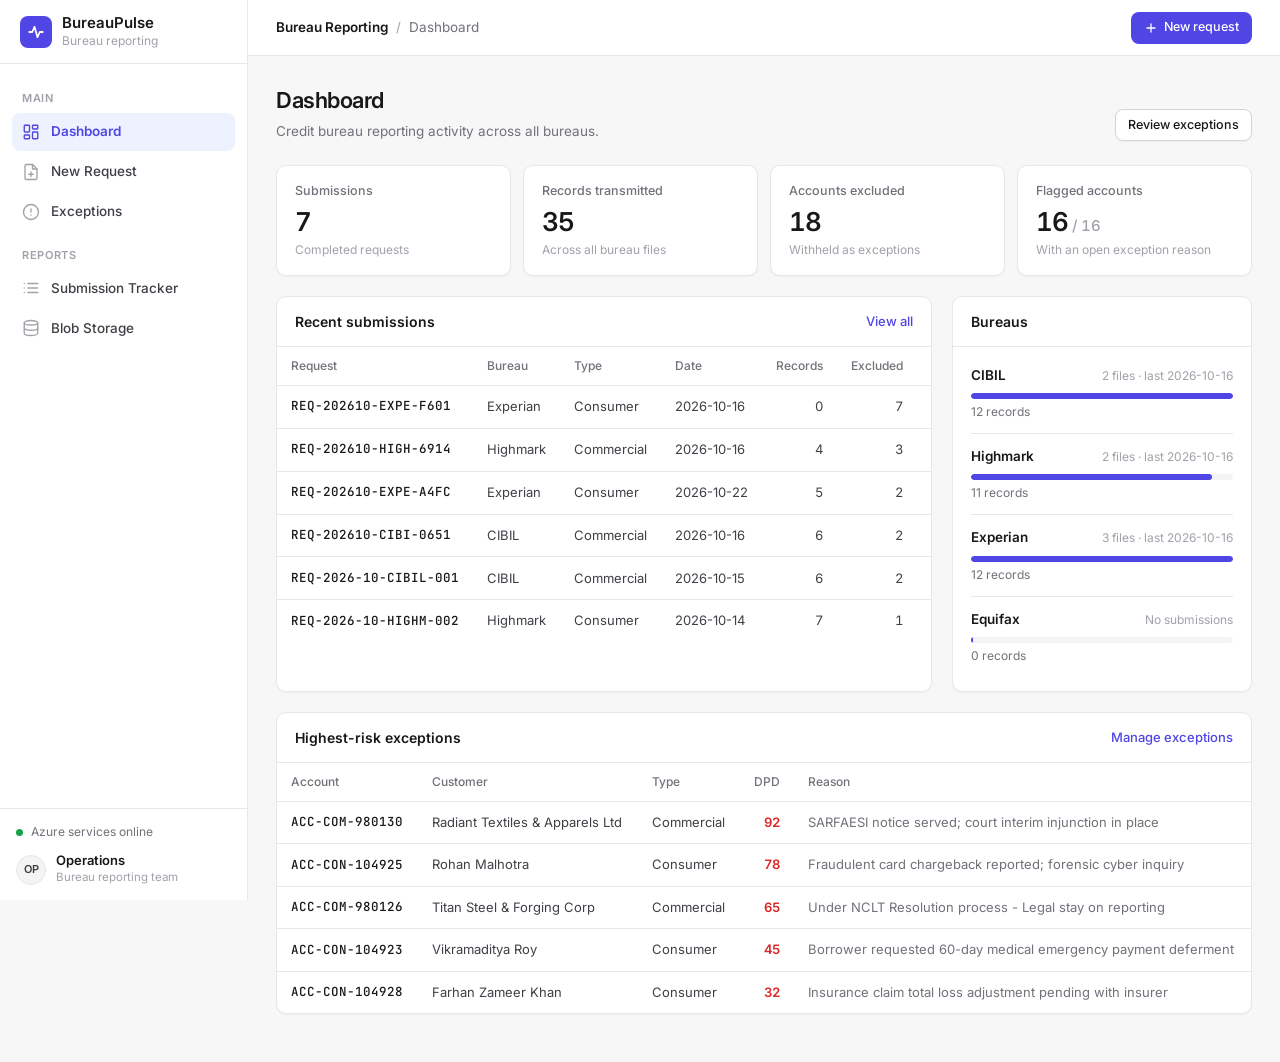
<file: docs/index.html>
<!DOCTYPE html>
<html lang="en">
<head>
  <meta charset="UTF-8">
  <meta name="viewport" content="width=device-width, initial-scale=1.0">
  <title>Dashboard - BureauPulse</title>

  <link rel="preconnect" href="https://fonts.googleapis.com">
  <link rel="preconnect" href="https://fonts.gstatic.com" crossorigin>
  <link href="https://fonts.googleapis.com/css2?family=Inter:wght@400;500;600;700&family=JetBrains+Mono:wght@400;500&display=swap" rel="stylesheet">

  <link rel="stylesheet" href="static/css/style.css">
  
</head>
<body>

<!-- Sidebar -->
<aside class="sidebar" id="sidebar">
  <a href="index.html" class="side-brand">
    <span class="side-logo">
      <svg width="18" height="18" viewBox="0 0 24 24" fill="none" stroke="currentColor" stroke-width="2.4" stroke-linecap="round" stroke-linejoin="round"><polyline points="3 12 7 12 10 5 14 19 17 12 21 12"></polyline></svg>
    </span>
    <span class="side-brand-text">
      <strong>BureauPulse</strong>
      <small>Bureau reporting</small>
    </span>
  </a>

  <nav class="side-nav">
    <div class="side-section">Main</div>
      <a href="index.html" class="side-link active">
        <svg width="18" height="18" viewBox="0 0 24 24" fill="none" stroke="currentColor" stroke-width="1.8" stroke-linecap="round" stroke-linejoin="round"><rect x="3" y="3" width="7" height="9" rx="1"></rect><rect x="14" y="3" width="7" height="5" rx="1"></rect><rect x="14" y="12" width="7" height="9" rx="1"></rect><rect x="3" y="16" width="7" height="5" rx="1"></rect></svg>
        <span>Dashboard</span>
      </a>
      <a href="request.html" class="side-link ">
        <svg width="18" height="18" viewBox="0 0 24 24" fill="none" stroke="currentColor" stroke-width="1.8" stroke-linecap="round" stroke-linejoin="round"><path d="M14 2H6a2 2 0 0 0-2 2v16a2 2 0 0 0 2 2h12a2 2 0 0 0 2-2V8z"></path><polyline points="14 2 14 8 20 8"></polyline><line x1="12" y1="18" x2="12" y2="12"></line><line x1="9" y1="15" x2="15" y2="15"></line></svg>
        <span>New Request</span>
      </a>
      <a href="exceptions.html" class="side-link ">
        <svg width="18" height="18" viewBox="0 0 24 24" fill="none" stroke="currentColor" stroke-width="1.8" stroke-linecap="round" stroke-linejoin="round"><circle cx="12" cy="12" r="10"></circle><line x1="12" y1="8" x2="12" y2="12"></line><line x1="12" y1="16" x2="12.01" y2="16"></line></svg>
        <span>Exceptions</span>
      </a>

    <div class="side-section">Reports</div>
      <a href="tracker.html" class="side-link ">
        <svg width="18" height="18" viewBox="0 0 24 24" fill="none" stroke="currentColor" stroke-width="1.8" stroke-linecap="round" stroke-linejoin="round"><line x1="8" y1="6" x2="21" y2="6"></line><line x1="8" y1="12" x2="21" y2="12"></line><line x1="8" y1="18" x2="21" y2="18"></line><line x1="3" y1="6" x2="3.01" y2="6"></line><line x1="3" y1="12" x2="3.01" y2="12"></line><line x1="3" y1="18" x2="3.01" y2="18"></line></svg>
        <span>Submission Tracker</span>
      </a>
      <a href="blob-storage.html" class="side-link ">
        <svg width="18" height="18" viewBox="0 0 24 24" fill="none" stroke="currentColor" stroke-width="1.8" stroke-linecap="round" stroke-linejoin="round"><ellipse cx="12" cy="5" rx="9" ry="3"></ellipse><path d="M21 12c0 1.66-4 3-9 3s-9-1.34-9-3"></path><path d="M3 5v14c0 1.66 4 3 9 3s9-1.34 9-3V5"></path></svg>
        <span>Blob Storage</span>
      </a>
  </nav>

  <div class="side-footer">
    <div class="side-status"><span class="dot dot-green"></span>Azure services online</div>
    <div class="side-user">
      <div class="avatar">OP</div>
      <div class="side-user-text">
        <strong>Operations</strong>
        <small>Bureau reporting team</small>
      </div>
    </div>
  </div>
</aside>

<div class="main">
  <header class="topbar">
    <button type="button" class="side-toggle" aria-label="Open menu" onclick="document.getElementById('sidebar').classList.toggle('open')">
      <svg width="20" height="20" viewBox="0 0 24 24" fill="none" stroke="currentColor" stroke-width="2" stroke-linecap="round"><line x1="3" y1="6" x2="21" y2="6"></line><line x1="3" y1="12" x2="21" y2="12"></line><line x1="3" y1="18" x2="21" y2="18"></line></svg>
    </button>
    <div class="topbar-title">
      <span class="product">Bureau Reporting</span>
      <span class="sep">/</span>
      <span class="current">Dashboard</span>
    </div>
    <div class="topbar-right">
      <a href="request.html" class="btn btn-primary btn-sm">
        <svg width="14" height="14" viewBox="0 0 24 24" fill="none" stroke="currentColor" stroke-width="2.2" stroke-linecap="round"><line x1="12" y1="5" x2="12" y2="19"></line><line x1="5" y1="12" x2="19" y2="12"></line></svg>
        New request
      </a>
    </div>
  </header>

  <main class="container">
    
<div class="page-header">
  <div>
    <h2 class="page-title">Dashboard</h2>
    <p class="page-subtitle">Credit bureau reporting activity across all bureaus.</p>
  </div>
  <div class="page-actions">
    <a href="exceptions.html" class="btn btn-secondary btn-sm">Review exceptions</a>
  </div>
</div>

<div class="kpi-grid">
  <div class="kpi-card">
    <span class="stat-lbl">Submissions</span>
    <div class="stat-val" id="dashTotal">7</div>
    <span class="stat-foot">Completed requests</span>
  </div>
  <div class="kpi-card">
    <span class="stat-lbl">Records transmitted</span>
    <div class="stat-val" id="dashRecords">35</div>
    <span class="stat-foot">Across all bureau files</span>
  </div>
  <div class="kpi-card">
    <span class="stat-lbl">Accounts excluded</span>
    <div class="stat-val" id="dashExcluded">18</div>
    <span class="stat-foot">Withheld as exceptions</span>
  </div>
  <div class="kpi-card">
    <span class="stat-lbl">Flagged accounts</span>
    <div class="stat-val">16<span class="stat-of"> / 16</span></div>
    <span class="stat-foot">With an open exception reason</span>
  </div>
</div>

<div class="dash-grid">
  <!-- Recent submissions -->
  <section class="panel">
    <div class="panel-head">
      <h3 class="panel-title">Recent submissions</h3>
      <a href="tracker.html" class="link">View all</a>
    </div>
    <div class="table-plain">
      <table class="modern-table">
        <thead>
          <tr>
            <th>Request</th>
            <th>Bureau</th>
            <th>Type</th>
            <th>Date</th>
            <th class="num">Records</th>
            <th class="num">Excluded</th>
            <th>Status</th>
          </tr>
        </thead>
        <tbody id="dashRecentBody">
          
          <tr>
            <td class="mono strong">REQ-202610-EXPE-F601</td>
            <td>Experian</td>
            <td>Consumer</td>
            <td>2026-10-16</td>
            <td class="num">0</td>
            <td class="num">7</td>
            <td><span class="status"><span class="dot dot-green"></span>Completed</span></td>
          </tr>
          
          <tr>
            <td class="mono strong">REQ-202610-HIGH-6914</td>
            <td>Highmark</td>
            <td>Commercial</td>
            <td>2026-10-16</td>
            <td class="num">4</td>
            <td class="num">3</td>
            <td><span class="status"><span class="dot dot-green"></span>Completed</span></td>
          </tr>
          
          <tr>
            <td class="mono strong">REQ-202610-EXPE-A4FC</td>
            <td>Experian</td>
            <td>Consumer</td>
            <td>2026-10-22</td>
            <td class="num">5</td>
            <td class="num">2</td>
            <td><span class="status"><span class="dot dot-green"></span>Completed</span></td>
          </tr>
          
          <tr>
            <td class="mono strong">REQ-202610-CIBI-0651</td>
            <td>CIBIL</td>
            <td>Commercial</td>
            <td>2026-10-16</td>
            <td class="num">6</td>
            <td class="num">2</td>
            <td><span class="status"><span class="dot dot-green"></span>Completed</span></td>
          </tr>
          
          <tr>
            <td class="mono strong">REQ-2026-10-CIBIL-001</td>
            <td>CIBIL</td>
            <td>Commercial</td>
            <td>2026-10-15</td>
            <td class="num">6</td>
            <td class="num">2</td>
            <td><span class="status"><span class="dot dot-green"></span>Completed</span></td>
          </tr>
          
          <tr>
            <td class="mono strong">REQ-2026-10-HIGHM-002</td>
            <td>Highmark</td>
            <td>Consumer</td>
            <td>2026-10-14</td>
            <td class="num">7</td>
            <td class="num">1</td>
            <td><span class="status"><span class="dot dot-green"></span>Completed</span></td>
          </tr>
          
        </tbody>
      </table>
    </div>
  </section>

  <!-- Bureau status -->
  <section class="panel">
    <div class="panel-head">
      <h3 class="panel-title">Bureaus</h3>
    </div>
    <ul class="bureau-list" id="dashBureauList">
      
      <li>
        <div class="bureau-row">
          <span class="bureau-name">CIBIL</span>
          <span class="bureau-meta">
            2 files &middot; last 2026-10-16
          </span>
        </div>
        <div class="bar"><span style="width: 100.0%"></span></div>
        <div class="bureau-records">12 records</div>
      </li>
      
      <li>
        <div class="bureau-row">
          <span class="bureau-name">Highmark</span>
          <span class="bureau-meta">
            2 files &middot; last 2026-10-16
          </span>
        </div>
        <div class="bar"><span style="width: 92.0%"></span></div>
        <div class="bureau-records">11 records</div>
      </li>
      
      <li>
        <div class="bureau-row">
          <span class="bureau-name">Experian</span>
          <span class="bureau-meta">
            3 files &middot; last 2026-10-16
          </span>
        </div>
        <div class="bar"><span style="width: 100.0%"></span></div>
        <div class="bureau-records">12 records</div>
      </li>
      
      <li>
        <div class="bureau-row">
          <span class="bureau-name">Equifax</span>
          <span class="bureau-meta">
            No submissions
          </span>
        </div>
        <div class="bar"><span style="width: 0.0%"></span></div>
        <div class="bureau-records">0 records</div>
      </li>
      
    </ul>
  </section>
</div>

<!-- Exceptions -->
<section class="panel" style="margin-top: 1.25rem;">
  <div class="panel-head">
    <h3 class="panel-title">Highest-risk exceptions</h3>
    <a href="exceptions.html" class="link">Manage exceptions</a>
  </div>
  <div class="table-plain">
    <table class="modern-table">
      <thead>
        <tr>
          <th>Account</th>
          <th>Customer</th>
          <th>Type</th>
          <th class="num">DPD</th>
          <th>Reason</th>
        </tr>
      </thead>
      <tbody>
        
        <tr>
          <td class="mono strong">ACC-COM-980130</td>
          <td>Radiant Textiles &amp; Apparels Ltd</td>
          <td>Commercial</td>
          <td class="num text-danger">92</td>
          <td class="muted">SARFAESI notice served; court interim injunction in place</td>
        </tr>
        
        <tr>
          <td class="mono strong">ACC-CON-104925</td>
          <td>Rohan Malhotra</td>
          <td>Consumer</td>
          <td class="num text-danger">78</td>
          <td class="muted">Fraudulent card chargeback reported; forensic cyber inquiry</td>
        </tr>
        
        <tr>
          <td class="mono strong">ACC-COM-980126</td>
          <td>Titan Steel &amp; Forging Corp</td>
          <td>Commercial</td>
          <td class="num text-danger">65</td>
          <td class="muted">Under NCLT Resolution process - Legal stay on reporting</td>
        </tr>
        
        <tr>
          <td class="mono strong">ACC-CON-104923</td>
          <td>Vikramaditya Roy</td>
          <td>Consumer</td>
          <td class="num text-danger">45</td>
          <td class="muted">Borrower requested 60-day medical emergency payment deferment</td>
        </tr>
        
        <tr>
          <td class="mono strong">ACC-CON-104928</td>
          <td>Farhan Zameer Khan</td>
          <td>Consumer</td>
          <td class="num text-danger">32</td>
          <td class="muted">Insurance claim total loss adjustment pending with insurer</td>
        </tr>
        
      </tbody>
    </table>
  </div>
</section>

  </main>
</div>

<div id="toastNotification" style="position: fixed; bottom: 24px; right: 24px; z-index: 9999; display: none;"></div>

<script src="static/js/seed-data.js"></script>
<script src="static/js/static-api.js"></script>
<script src="static/js/main.js"></script>

</body>
</html>
</file>
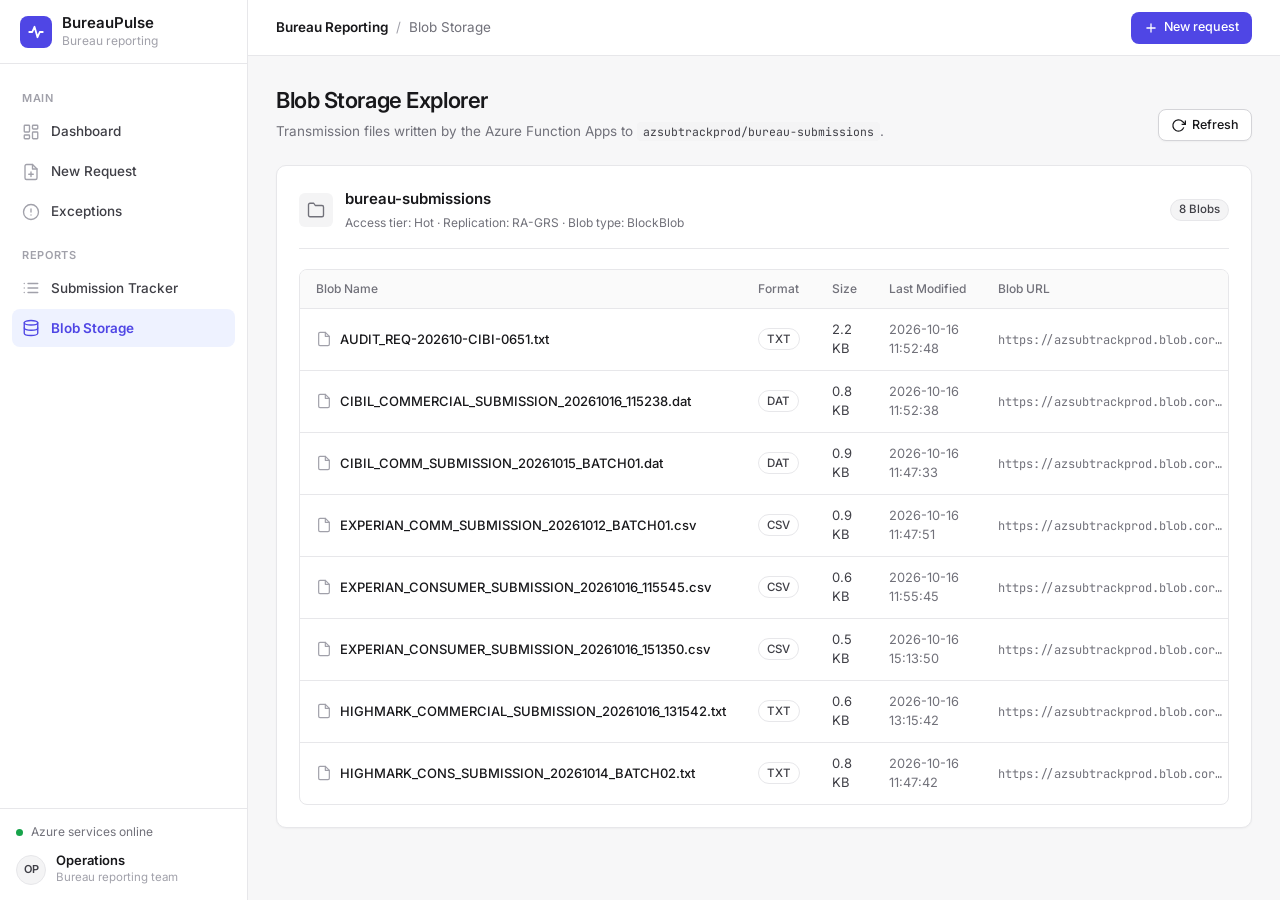
<file: docs/blob-storage.html>
<!DOCTYPE html>
<html lang="en">
<head>
  <meta charset="UTF-8">
  <meta name="viewport" content="width=device-width, initial-scale=1.0">
  <title>Blob Storage - BureauPulse</title>

  <link rel="preconnect" href="https://fonts.googleapis.com">
  <link rel="preconnect" href="https://fonts.gstatic.com" crossorigin>
  <link href="https://fonts.googleapis.com/css2?family=Inter:wght@400;500;600;700&family=JetBrains+Mono:wght@400;500&display=swap" rel="stylesheet">

  <link rel="stylesheet" href="static/css/style.css">
  
</head>
<body>

<!-- Sidebar -->
<aside class="sidebar" id="sidebar">
  <a href="index.html" class="side-brand">
    <span class="side-logo">
      <svg width="18" height="18" viewBox="0 0 24 24" fill="none" stroke="currentColor" stroke-width="2.4" stroke-linecap="round" stroke-linejoin="round"><polyline points="3 12 7 12 10 5 14 19 17 12 21 12"></polyline></svg>
    </span>
    <span class="side-brand-text">
      <strong>BureauPulse</strong>
      <small>Bureau reporting</small>
    </span>
  </a>

  <nav class="side-nav">
    <div class="side-section">Main</div>
      <a href="index.html" class="side-link ">
        <svg width="18" height="18" viewBox="0 0 24 24" fill="none" stroke="currentColor" stroke-width="1.8" stroke-linecap="round" stroke-linejoin="round"><rect x="3" y="3" width="7" height="9" rx="1"></rect><rect x="14" y="3" width="7" height="5" rx="1"></rect><rect x="14" y="12" width="7" height="9" rx="1"></rect><rect x="3" y="16" width="7" height="5" rx="1"></rect></svg>
        <span>Dashboard</span>
      </a>
      <a href="request.html" class="side-link ">
        <svg width="18" height="18" viewBox="0 0 24 24" fill="none" stroke="currentColor" stroke-width="1.8" stroke-linecap="round" stroke-linejoin="round"><path d="M14 2H6a2 2 0 0 0-2 2v16a2 2 0 0 0 2 2h12a2 2 0 0 0 2-2V8z"></path><polyline points="14 2 14 8 20 8"></polyline><line x1="12" y1="18" x2="12" y2="12"></line><line x1="9" y1="15" x2="15" y2="15"></line></svg>
        <span>New Request</span>
      </a>
      <a href="exceptions.html" class="side-link ">
        <svg width="18" height="18" viewBox="0 0 24 24" fill="none" stroke="currentColor" stroke-width="1.8" stroke-linecap="round" stroke-linejoin="round"><circle cx="12" cy="12" r="10"></circle><line x1="12" y1="8" x2="12" y2="12"></line><line x1="12" y1="16" x2="12.01" y2="16"></line></svg>
        <span>Exceptions</span>
      </a>

    <div class="side-section">Reports</div>
      <a href="tracker.html" class="side-link ">
        <svg width="18" height="18" viewBox="0 0 24 24" fill="none" stroke="currentColor" stroke-width="1.8" stroke-linecap="round" stroke-linejoin="round"><line x1="8" y1="6" x2="21" y2="6"></line><line x1="8" y1="12" x2="21" y2="12"></line><line x1="8" y1="18" x2="21" y2="18"></line><line x1="3" y1="6" x2="3.01" y2="6"></line><line x1="3" y1="12" x2="3.01" y2="12"></line><line x1="3" y1="18" x2="3.01" y2="18"></line></svg>
        <span>Submission Tracker</span>
      </a>
      <a href="blob-storage.html" class="side-link active">
        <svg width="18" height="18" viewBox="0 0 24 24" fill="none" stroke="currentColor" stroke-width="1.8" stroke-linecap="round" stroke-linejoin="round"><ellipse cx="12" cy="5" rx="9" ry="3"></ellipse><path d="M21 12c0 1.66-4 3-9 3s-9-1.34-9-3"></path><path d="M3 5v14c0 1.66 4 3 9 3s9-1.34 9-3V5"></path></svg>
        <span>Blob Storage</span>
      </a>
  </nav>

  <div class="side-footer">
    <div class="side-status"><span class="dot dot-green"></span>Azure services online</div>
    <div class="side-user">
      <div class="avatar">OP</div>
      <div class="side-user-text">
        <strong>Operations</strong>
        <small>Bureau reporting team</small>
      </div>
    </div>
  </div>
</aside>

<div class="main">
  <header class="topbar">
    <button type="button" class="side-toggle" aria-label="Open menu" onclick="document.getElementById('sidebar').classList.toggle('open')">
      <svg width="20" height="20" viewBox="0 0 24 24" fill="none" stroke="currentColor" stroke-width="2" stroke-linecap="round"><line x1="3" y1="6" x2="21" y2="6"></line><line x1="3" y1="12" x2="21" y2="12"></line><line x1="3" y1="18" x2="21" y2="18"></line></svg>
    </button>
    <div class="topbar-title">
      <span class="product">Bureau Reporting</span>
      <span class="sep">/</span>
      <span class="current">Blob Storage</span>
    </div>
    <div class="topbar-right">
      <a href="request.html" class="btn btn-primary btn-sm">
        <svg width="14" height="14" viewBox="0 0 24 24" fill="none" stroke="currentColor" stroke-width="2.2" stroke-linecap="round"><line x1="12" y1="5" x2="12" y2="19"></line><line x1="5" y1="12" x2="19" y2="12"></line></svg>
        New request
      </a>
    </div>
  </header>

  <main class="container">
    
<div class="page-header">
  <div>
    <h2 class="page-title">Blob Storage Explorer</h2>
    <p class="page-subtitle">
      Transmission files written by the Azure Function Apps to <code style="color: var(--info); background: var(--info-soft); padding: 2px 6px; border-radius: 4px;">azsubtrackprod/bureau-submissions</code>.
    </p>
  </div>
  <div class="page-actions">
    <button class="btn btn-secondary btn-sm" onclick="blobExplorer.reload()">
      <svg width="15" height="15" viewBox="0 0 24 24" fill="none" stroke="currentColor" stroke-width="2"><polyline points="23 4 23 10 17 10"></polyline><path d="M20.49 15a9 9 0 1 1-2.12-9.36L23 10"></path></svg>
      Refresh
    </button>
  </div>
</div>

<div class="glass-card">
  <div class="card-header" style="align-items: center;">
    <div class="container-meta">
      <div class="container-icon">
        <svg width="18" height="18" viewBox="0 0 24 24" fill="none" stroke="currentColor" stroke-width="1.8" stroke-linecap="round" stroke-linejoin="round"><path d="M22 19a2 2 0 0 1-2 2H4a2 2 0 0 1-2-2V5a2 2 0 0 1 2-2h5l2 3h9a2 2 0 0 1 2 2z"></path></svg>
      </div>
      <div>
        <h3 class="card-title">bureau-submissions</h3>
        <span style="font-size: 0.75rem; color: var(--text-muted);">Access tier: Hot &middot; Replication: RA-GRS &middot; Blob type: BlockBlob</span>
      </div>
    </div>
    <span class="badge" style="background: var(--info-soft); color: var(--info); border-color: var(--info-border);" id="blobFileCountBadge">0 Blobs</span>
  </div>

  <div class="table-responsive">
    <table class="modern-table">
      <thead>
        <tr>
          <th>Blob Name</th>
          <th>Format</th>
          <th>Size</th>
          <th>Last Modified</th>
          <th>Blob URL</th>
          <th style="text-align: right;">Download</th>
        </tr>
      </thead>
      <tbody id="blobFilesTableBody"></tbody>
    </table>
  </div>
</div>

  </main>
</div>

<div id="toastNotification" style="position: fixed; bottom: 24px; right: 24px; z-index: 9999; display: none;"></div>

<script src="static/js/seed-data.js"></script>
<script src="static/js/static-api.js"></script>
<script src="static/js/main.js"></script>

<script>
  const FILE_ICON = '<svg width="16" height="16" viewBox="0 0 24 24" fill="none" stroke="currentColor" stroke-width="1.8" stroke-linecap="round" stroke-linejoin="round"><path d="M14 2H6a2 2 0 0 0-2 2v16a2 2 0 0 0 2 2h12a2 2 0 0 0 2-2V8z"></path><polyline points="14 2 14 8 20 8"></polyline></svg>';

  const blobExplorer = {
    async reload() {
      const tbody = document.getElementById('blobFilesTableBody');
      tbody.innerHTML = `<tr><td colspan="6" style="text-align: center; padding: 2rem; color: var(--text-muted);"><span class="spinner" style="display:inline-block; margin-right:8px; vertical-align:middle;"></span> Loading container...</td></tr>`;

      try {
        const res = await fetch('/api/storage-files');
        const data = await res.json();

        document.getElementById('blobFileCountBadge').innerText = `${data.files.length} Blobs`;

        if (data.files.length === 0) {
          tbody.innerHTML = `<tr><td colspan="6" style="text-align: center; padding: 2rem; color: var(--text-muted);">No blobs in this container.</td></tr>`;
          return;
        }

        tbody.innerHTML = data.files.map(f => `
          <tr>
            <td><div class="file-name">${FILE_ICON} ${f.name}</div></td>
            <td><span class="badge">${f.format}</span></td>
            <td>${f.size}</td>
            <td style="color: var(--text-muted); font-size: 0.8rem;">${f.modified}</td>
            <td>
              <span class="blob-truncate" title="https://azsubtrackprod.blob.core.windows.net/bureau-submissions/${f.name}">
                https://azsubtrackprod.blob.core.windows.net/bureau-submissions/${f.name}
              </span>
            </td>
            <td style="text-align: right;">
              <a href="${f.url}" class="btn btn-sm btn-secondary" download="${f.name}">
                <svg width="14" height="14" viewBox="0 0 24 24" fill="none" stroke="currentColor" stroke-width="2"><path d="M21 15v4a2 2 0 0 1-2 2H5a2 2 0 0 1-2-2v-4"></path><polyline points="7 10 12 15 17 10"></polyline><line x1="12" y1="15" x2="12" y2="3"></line></svg>
                Download
              </a>
            </td>
          </tr>
        `).join('');
      } catch (err) {
        tbody.innerHTML = `<tr><td colspan="6" style="text-align: center; color: var(--danger); padding: 2rem;">Error reading storage: ${err.message}</td></tr>`;
      }
    }
  };

  document.addEventListener('DOMContentLoaded', () => {
    blobExplorer.reload();
  });
</script>

</body>
</html>
</file>
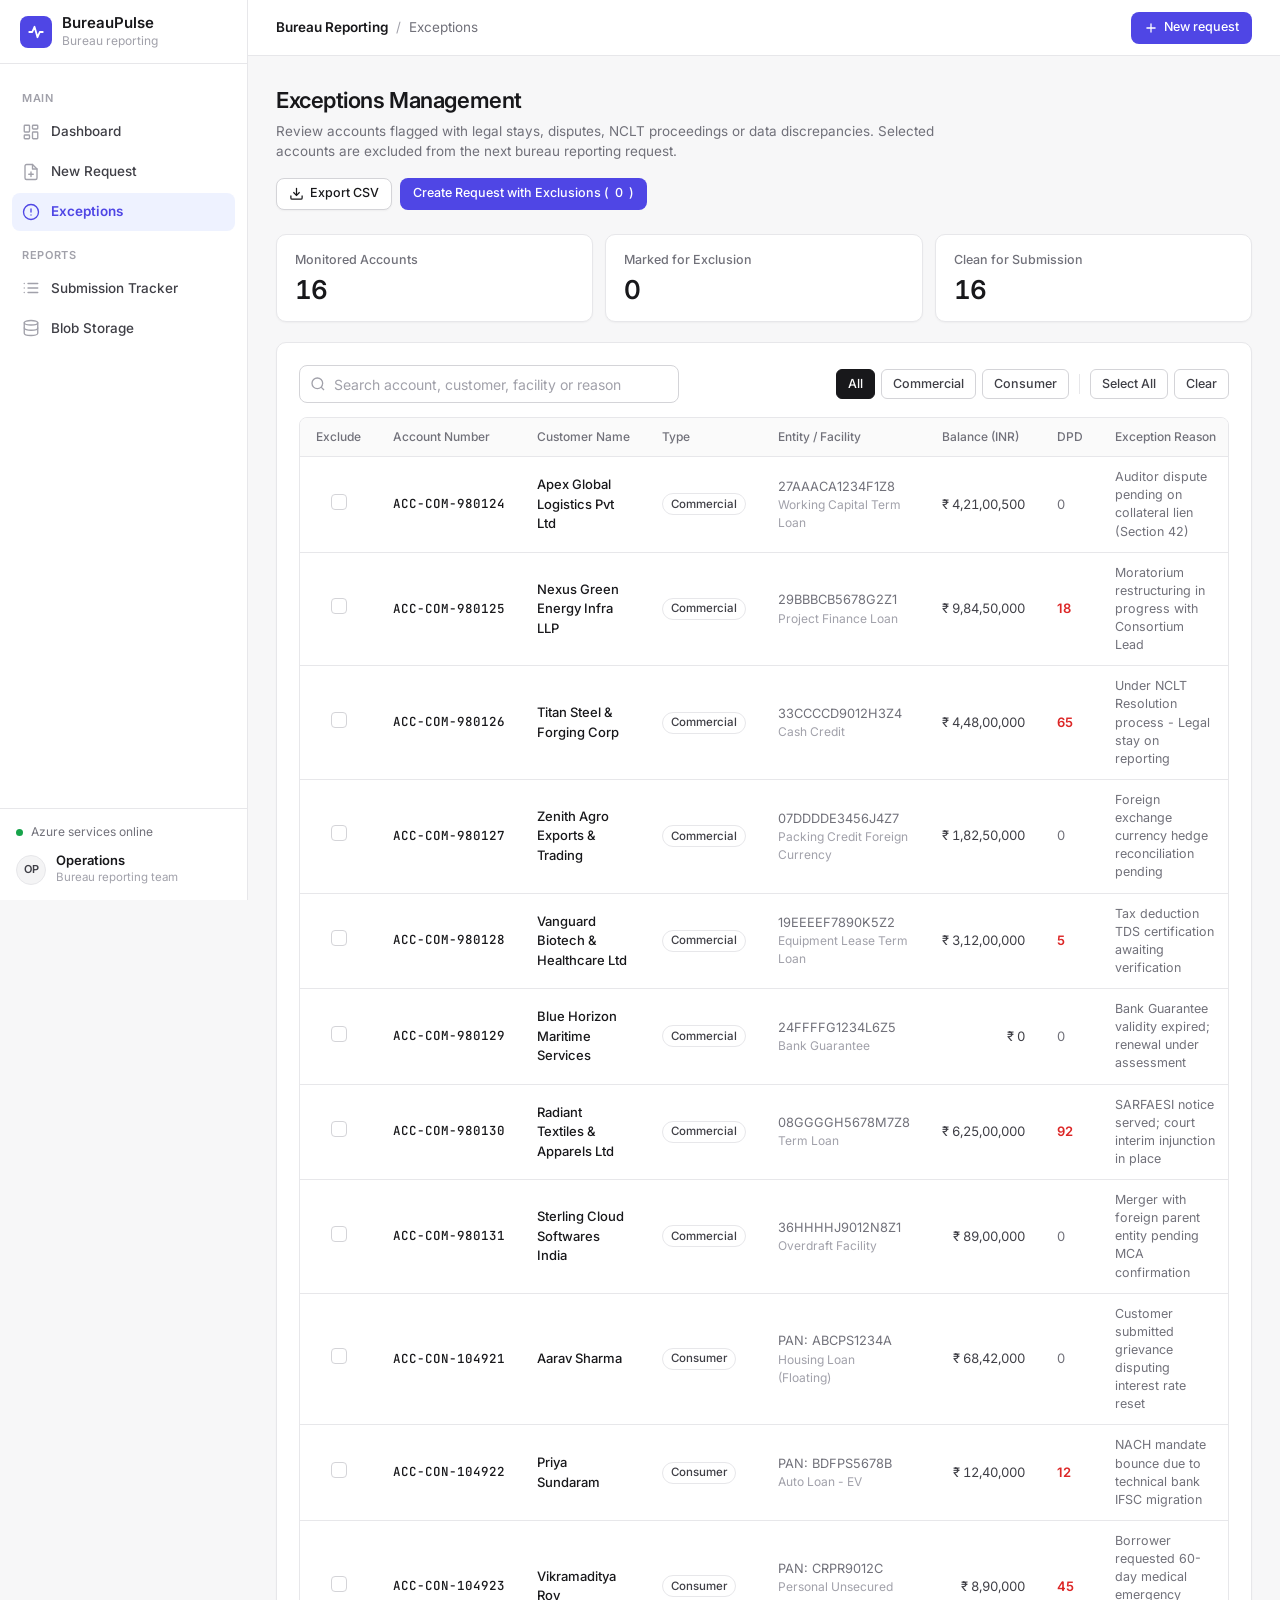
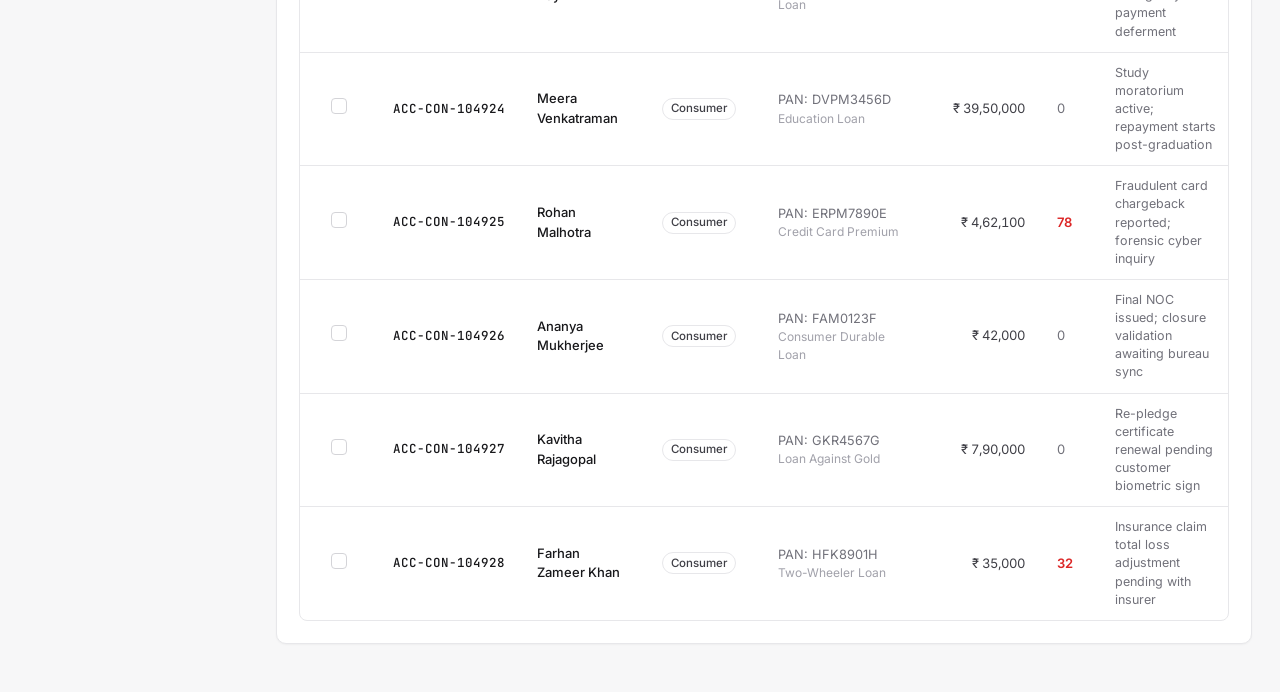
<file: docs/exceptions.html>
<!DOCTYPE html>
<html lang="en">
<head>
  <meta charset="UTF-8">
  <meta name="viewport" content="width=device-width, initial-scale=1.0">
  <title>Exceptions - BureauPulse</title>

  <link rel="preconnect" href="https://fonts.googleapis.com">
  <link rel="preconnect" href="https://fonts.gstatic.com" crossorigin>
  <link href="https://fonts.googleapis.com/css2?family=Inter:wght@400;500;600;700&family=JetBrains+Mono:wght@400;500&display=swap" rel="stylesheet">

  <link rel="stylesheet" href="static/css/style.css">
  
</head>
<body>

<!-- Sidebar -->
<aside class="sidebar" id="sidebar">
  <a href="index.html" class="side-brand">
    <span class="side-logo">
      <svg width="18" height="18" viewBox="0 0 24 24" fill="none" stroke="currentColor" stroke-width="2.4" stroke-linecap="round" stroke-linejoin="round"><polyline points="3 12 7 12 10 5 14 19 17 12 21 12"></polyline></svg>
    </span>
    <span class="side-brand-text">
      <strong>BureauPulse</strong>
      <small>Bureau reporting</small>
    </span>
  </a>

  <nav class="side-nav">
    <div class="side-section">Main</div>
      <a href="index.html" class="side-link ">
        <svg width="18" height="18" viewBox="0 0 24 24" fill="none" stroke="currentColor" stroke-width="1.8" stroke-linecap="round" stroke-linejoin="round"><rect x="3" y="3" width="7" height="9" rx="1"></rect><rect x="14" y="3" width="7" height="5" rx="1"></rect><rect x="14" y="12" width="7" height="9" rx="1"></rect><rect x="3" y="16" width="7" height="5" rx="1"></rect></svg>
        <span>Dashboard</span>
      </a>
      <a href="request.html" class="side-link ">
        <svg width="18" height="18" viewBox="0 0 24 24" fill="none" stroke="currentColor" stroke-width="1.8" stroke-linecap="round" stroke-linejoin="round"><path d="M14 2H6a2 2 0 0 0-2 2v16a2 2 0 0 0 2 2h12a2 2 0 0 0 2-2V8z"></path><polyline points="14 2 14 8 20 8"></polyline><line x1="12" y1="18" x2="12" y2="12"></line><line x1="9" y1="15" x2="15" y2="15"></line></svg>
        <span>New Request</span>
      </a>
      <a href="exceptions.html" class="side-link active">
        <svg width="18" height="18" viewBox="0 0 24 24" fill="none" stroke="currentColor" stroke-width="1.8" stroke-linecap="round" stroke-linejoin="round"><circle cx="12" cy="12" r="10"></circle><line x1="12" y1="8" x2="12" y2="12"></line><line x1="12" y1="16" x2="12.01" y2="16"></line></svg>
        <span>Exceptions</span>
      </a>

    <div class="side-section">Reports</div>
      <a href="tracker.html" class="side-link ">
        <svg width="18" height="18" viewBox="0 0 24 24" fill="none" stroke="currentColor" stroke-width="1.8" stroke-linecap="round" stroke-linejoin="round"><line x1="8" y1="6" x2="21" y2="6"></line><line x1="8" y1="12" x2="21" y2="12"></line><line x1="8" y1="18" x2="21" y2="18"></line><line x1="3" y1="6" x2="3.01" y2="6"></line><line x1="3" y1="12" x2="3.01" y2="12"></line><line x1="3" y1="18" x2="3.01" y2="18"></line></svg>
        <span>Submission Tracker</span>
      </a>
      <a href="blob-storage.html" class="side-link ">
        <svg width="18" height="18" viewBox="0 0 24 24" fill="none" stroke="currentColor" stroke-width="1.8" stroke-linecap="round" stroke-linejoin="round"><ellipse cx="12" cy="5" rx="9" ry="3"></ellipse><path d="M21 12c0 1.66-4 3-9 3s-9-1.34-9-3"></path><path d="M3 5v14c0 1.66 4 3 9 3s9-1.34 9-3V5"></path></svg>
        <span>Blob Storage</span>
      </a>
  </nav>

  <div class="side-footer">
    <div class="side-status"><span class="dot dot-green"></span>Azure services online</div>
    <div class="side-user">
      <div class="avatar">OP</div>
      <div class="side-user-text">
        <strong>Operations</strong>
        <small>Bureau reporting team</small>
      </div>
    </div>
  </div>
</aside>

<div class="main">
  <header class="topbar">
    <button type="button" class="side-toggle" aria-label="Open menu" onclick="document.getElementById('sidebar').classList.toggle('open')">
      <svg width="20" height="20" viewBox="0 0 24 24" fill="none" stroke="currentColor" stroke-width="2" stroke-linecap="round"><line x1="3" y1="6" x2="21" y2="6"></line><line x1="3" y1="12" x2="21" y2="12"></line><line x1="3" y1="18" x2="21" y2="18"></line></svg>
    </button>
    <div class="topbar-title">
      <span class="product">Bureau Reporting</span>
      <span class="sep">/</span>
      <span class="current">Exceptions</span>
    </div>
    <div class="topbar-right">
      <a href="request.html" class="btn btn-primary btn-sm">
        <svg width="14" height="14" viewBox="0 0 24 24" fill="none" stroke="currentColor" stroke-width="2.2" stroke-linecap="round"><line x1="12" y1="5" x2="12" y2="19"></line><line x1="5" y1="12" x2="19" y2="12"></line></svg>
        New request
      </a>
    </div>
  </header>

  <main class="container">
    
<div class="page-header">
  <div>
    <h2 class="page-title">Exceptions Management</h2>
    <p class="page-subtitle">
      Review accounts flagged with legal stays, disputes, NCLT proceedings or data discrepancies. Selected accounts are excluded from the next bureau reporting request.
    </p>
  </div>
  <div class="page-actions">
    <button type="button" class="btn btn-secondary btn-sm" onclick="exceptionsMaster.exportExceptionsCSV()">
      <svg width="15" height="15" viewBox="0 0 24 24" fill="none" stroke="currentColor" stroke-width="2"><path d="M21 15v4a2 2 0 0 1-2 2H5a2 2 0 0 1-2-2v-4"></path><polyline points="7 10 12 15 17 10"></polyline><line x1="12" y1="15" x2="12" y2="3"></line></svg>
      Export CSV
    </button>
    <button type="button" class="btn btn-primary btn-sm" onclick="exceptionsMaster.launchSubmissionWithSelected()">
      Create Request with Exclusions (<span id="selectedExclusionsCountBadge">0</span>)
    </button>
  </div>
</div>

<div class="kpi-grid">
  <div class="kpi-card blue">
    <span class="stat-lbl">Monitored Accounts</span>
    <div class="stat-val" id="totalMasterAccounts">16</div>
  </div>
  <div class="kpi-card rose">
    <span class="stat-lbl">Marked for Exclusion</span>
    <div class="stat-val" id="totalExcludedMarked">0</div>
  </div>
  <div class="kpi-card emerald">
    <span class="stat-lbl">Clean for Submission</span>
    <div class="stat-val" id="totalCleanMarked">16</div>
  </div>
</div>

<div class="glass-card">
  <div class="filter-bar">
    <div class="search-wrapper">
      <svg class="search-icon" width="16" height="16" viewBox="0 0 24 24" fill="none" stroke="currentColor" stroke-width="2"><circle cx="11" cy="11" r="8"></circle><line x1="21" y1="21" x2="16.65" y2="16.65"></line></svg>
      <input type="text" id="masterSearchInput" class="form-control" placeholder="Search account, customer, facility or reason" oninput="exceptionsMaster.filter()">
    </div>
    <div class="pill-group">
      <button class="action-pill active" data-filter-type="ALL" onclick="exceptionsMaster.setTypeFilter('ALL', this)">All</button>
      <button class="action-pill" data-filter-type="Commercial" onclick="exceptionsMaster.setTypeFilter('Commercial', this)">Commercial</button>
      <button class="action-pill" data-filter-type="Consumer" onclick="exceptionsMaster.setTypeFilter('Consumer', this)">Consumer</button>
      <span class="pill-divider"></span>
      <button class="action-pill" onclick="exceptionsMaster.toggleSelectAll(true)">Select All</button>
      <button class="action-pill" onclick="exceptionsMaster.toggleSelectAll(false)">Clear</button>
    </div>
  </div>

  <div class="table-responsive">
    <table class="modern-table">
      <thead>
        <tr>
          <th style="width: 50px; text-align: center;">Exclude</th>
          <th>Account Number</th>
          <th>Customer Name</th>
          <th>Type</th>
          <th>Entity / Facility</th>
          <th>Balance (INR)</th>
          <th>DPD</th>
          <th>Exception Reason</th>
          <th>Action</th>
        </tr>
      </thead>
      <tbody id="masterExceptionsTableBody"></tbody>
    </table>
  </div>
</div>

  </main>
</div>

<div id="toastNotification" style="position: fixed; bottom: 24px; right: 24px; z-index: 9999; display: none;"></div>

<script src="static/js/seed-data.js"></script>
<script src="static/js/static-api.js"></script>
<script src="static/js/main.js"></script>

<script>
  document.addEventListener('DOMContentLoaded', () => {
    exceptionsMaster.init();
  });
</script>

</body>
</html>
</file>
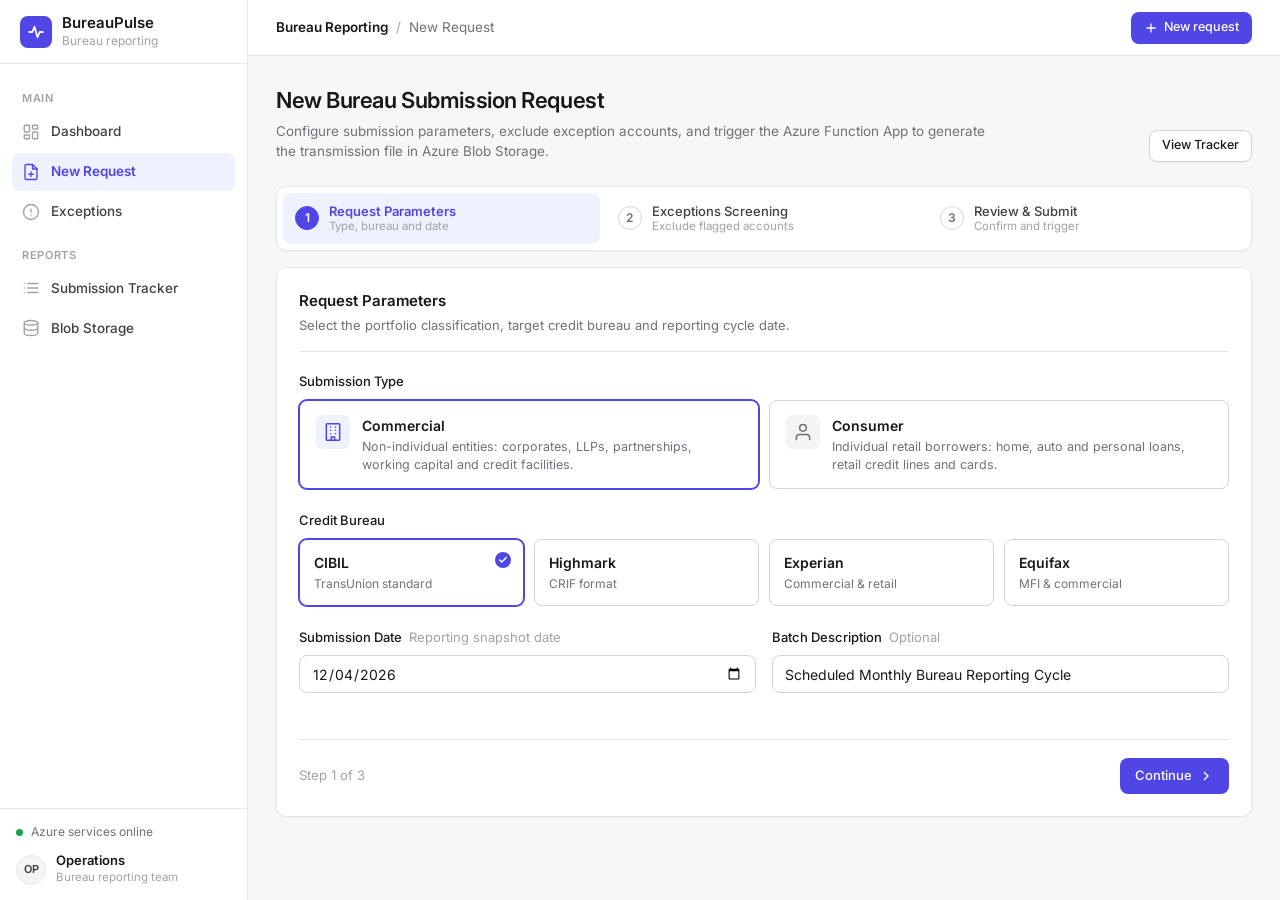
<file: docs/request.html>
<!DOCTYPE html>
<html lang="en">
<head>
  <meta charset="UTF-8">
  <meta name="viewport" content="width=device-width, initial-scale=1.0">
  <title>New Submission Request - BureauPulse</title>

  <link rel="preconnect" href="https://fonts.googleapis.com">
  <link rel="preconnect" href="https://fonts.gstatic.com" crossorigin>
  <link href="https://fonts.googleapis.com/css2?family=Inter:wght@400;500;600;700&family=JetBrains+Mono:wght@400;500&display=swap" rel="stylesheet">

  <link rel="stylesheet" href="static/css/style.css">
  
</head>
<body>

<!-- Sidebar -->
<aside class="sidebar" id="sidebar">
  <a href="index.html" class="side-brand">
    <span class="side-logo">
      <svg width="18" height="18" viewBox="0 0 24 24" fill="none" stroke="currentColor" stroke-width="2.4" stroke-linecap="round" stroke-linejoin="round"><polyline points="3 12 7 12 10 5 14 19 17 12 21 12"></polyline></svg>
    </span>
    <span class="side-brand-text">
      <strong>BureauPulse</strong>
      <small>Bureau reporting</small>
    </span>
  </a>

  <nav class="side-nav">
    <div class="side-section">Main</div>
      <a href="index.html" class="side-link ">
        <svg width="18" height="18" viewBox="0 0 24 24" fill="none" stroke="currentColor" stroke-width="1.8" stroke-linecap="round" stroke-linejoin="round"><rect x="3" y="3" width="7" height="9" rx="1"></rect><rect x="14" y="3" width="7" height="5" rx="1"></rect><rect x="14" y="12" width="7" height="9" rx="1"></rect><rect x="3" y="16" width="7" height="5" rx="1"></rect></svg>
        <span>Dashboard</span>
      </a>
      <a href="request.html" class="side-link active">
        <svg width="18" height="18" viewBox="0 0 24 24" fill="none" stroke="currentColor" stroke-width="1.8" stroke-linecap="round" stroke-linejoin="round"><path d="M14 2H6a2 2 0 0 0-2 2v16a2 2 0 0 0 2 2h12a2 2 0 0 0 2-2V8z"></path><polyline points="14 2 14 8 20 8"></polyline><line x1="12" y1="18" x2="12" y2="12"></line><line x1="9" y1="15" x2="15" y2="15"></line></svg>
        <span>New Request</span>
      </a>
      <a href="exceptions.html" class="side-link ">
        <svg width="18" height="18" viewBox="0 0 24 24" fill="none" stroke="currentColor" stroke-width="1.8" stroke-linecap="round" stroke-linejoin="round"><circle cx="12" cy="12" r="10"></circle><line x1="12" y1="8" x2="12" y2="12"></line><line x1="12" y1="16" x2="12.01" y2="16"></line></svg>
        <span>Exceptions</span>
      </a>

    <div class="side-section">Reports</div>
      <a href="tracker.html" class="side-link ">
        <svg width="18" height="18" viewBox="0 0 24 24" fill="none" stroke="currentColor" stroke-width="1.8" stroke-linecap="round" stroke-linejoin="round"><line x1="8" y1="6" x2="21" y2="6"></line><line x1="8" y1="12" x2="21" y2="12"></line><line x1="8" y1="18" x2="21" y2="18"></line><line x1="3" y1="6" x2="3.01" y2="6"></line><line x1="3" y1="12" x2="3.01" y2="12"></line><line x1="3" y1="18" x2="3.01" y2="18"></line></svg>
        <span>Submission Tracker</span>
      </a>
      <a href="blob-storage.html" class="side-link ">
        <svg width="18" height="18" viewBox="0 0 24 24" fill="none" stroke="currentColor" stroke-width="1.8" stroke-linecap="round" stroke-linejoin="round"><ellipse cx="12" cy="5" rx="9" ry="3"></ellipse><path d="M21 12c0 1.66-4 3-9 3s-9-1.34-9-3"></path><path d="M3 5v14c0 1.66 4 3 9 3s9-1.34 9-3V5"></path></svg>
        <span>Blob Storage</span>
      </a>
  </nav>

  <div class="side-footer">
    <div class="side-status"><span class="dot dot-green"></span>Azure services online</div>
    <div class="side-user">
      <div class="avatar">OP</div>
      <div class="side-user-text">
        <strong>Operations</strong>
        <small>Bureau reporting team</small>
      </div>
    </div>
  </div>
</aside>

<div class="main">
  <header class="topbar">
    <button type="button" class="side-toggle" aria-label="Open menu" onclick="document.getElementById('sidebar').classList.toggle('open')">
      <svg width="20" height="20" viewBox="0 0 24 24" fill="none" stroke="currentColor" stroke-width="2" stroke-linecap="round"><line x1="3" y1="6" x2="21" y2="6"></line><line x1="3" y1="12" x2="21" y2="12"></line><line x1="3" y1="18" x2="21" y2="18"></line></svg>
    </button>
    <div class="topbar-title">
      <span class="product">Bureau Reporting</span>
      <span class="sep">/</span>
      <span class="current">New Request</span>
    </div>
    <div class="topbar-right">
      <a href="request.html" class="btn btn-primary btn-sm">
        <svg width="14" height="14" viewBox="0 0 24 24" fill="none" stroke="currentColor" stroke-width="2.2" stroke-linecap="round"><line x1="12" y1="5" x2="12" y2="19"></line><line x1="5" y1="12" x2="19" y2="12"></line></svg>
        New request
      </a>
    </div>
  </header>

  <main class="container">
    
<div class="page-header">
  <div>
    <h2 class="page-title">New Bureau Submission Request</h2>
    <p class="page-subtitle">
      Configure submission parameters, exclude exception accounts, and trigger the Azure Function App to generate the transmission file in Azure Blob Storage.
    </p>
  </div>
  <div class="page-actions">
    <a href="tracker.html" class="btn btn-secondary btn-sm">View Tracker</a>
  </div>
</div>

<div class="wizard-layout">

  <!-- Vertical step list -->
  <aside class="wizard-stepper">
    <div class="wizard-stepper-title">Request Steps</div>
    <div class="wizard-step-line"><div class="wizard-step-progress" id="stepProgressLine"></div></div>

    <div class="step-node active" id="stepNode1" onclick="wizard.goToStep(1)">
      <div class="step-circle">1</div>
      <span class="step-label">Request Parameters<span class="step-hint">Type, bureau and date</span></span>
    </div>
    <div class="step-node" id="stepNode2" onclick="wizard.goToStep(2)">
      <div class="step-circle">2</div>
      <span class="step-label">Exceptions Screening<span class="step-hint">Exclude flagged accounts</span></span>
    </div>
    <div class="step-node" id="stepNode3" onclick="wizard.goToStep(3)">
      <div class="step-circle">3</div>
      <span class="step-label">Review &amp; Submit<span class="step-hint">Confirm and trigger</span></span>
    </div>
  </aside>

  <div>
    <!-- ===================== STEP 1 ===================== -->
    <div id="stepContent1" class="wizard-step-content">
      <div class="glass-card">
        <div class="card-header">
          <div>
            <h3 class="card-title">Request Parameters</h3>
            <p class="card-subtitle">Select the portfolio classification, target credit bureau and reporting cycle date.</p>
          </div>
        </div>

        <div class="form-group">
          <label class="form-label">Submission Type</label>
          <div class="type-grid">
            <div class="type-card selected" data-type="Commercial" onclick="wizard.selectType('Commercial')">
              <div class="type-icon">
                <svg width="20" height="20" viewBox="0 0 24 24" fill="none" stroke="currentColor" stroke-width="1.8" stroke-linecap="round" stroke-linejoin="round">
                  <rect x="4" y="2" width="16" height="20" rx="1"></rect>
                  <line x1="9" y1="6" x2="9" y2="6.01"></line><line x1="15" y1="6" x2="15" y2="6.01"></line>
                  <line x1="9" y1="10" x2="9" y2="10.01"></line><line x1="15" y1="10" x2="15" y2="10.01"></line>
                  <line x1="9" y1="14" x2="9" y2="14.01"></line><line x1="15" y1="14" x2="15" y2="14.01"></line>
                  <path d="M10 22v-4h4v4"></path>
                </svg>
              </div>
              <div class="type-info">
                <h3>Commercial</h3>
                <p>Non-individual entities: corporates, LLPs, partnerships, working capital and credit facilities.</p>
              </div>
            </div>

            <div class="type-card" data-type="Consumer" onclick="wizard.selectType('Consumer')">
              <div class="type-icon">
                <svg width="20" height="20" viewBox="0 0 24 24" fill="none" stroke="currentColor" stroke-width="1.8" stroke-linecap="round" stroke-linejoin="round">
                  <path d="M20 21v-2a4 4 0 0 0-4-4H8a4 4 0 0 0-4 4v2"></path>
                  <circle cx="12" cy="7" r="4"></circle>
                </svg>
              </div>
              <div class="type-info">
                <h3>Consumer</h3>
                <p>Individual retail borrowers: home, auto and personal loans, retail credit lines and cards.</p>
              </div>
            </div>
          </div>
          <input type="hidden" id="submissionType" value="Commercial">
        </div>

        <div class="form-group">
          <label class="form-label">Credit Bureau</label>
          <div class="bureau-grid">
            <div class="bureau-pill selected" data-bureau="CIBIL" onclick="wizard.selectBureau('CIBIL')">
              <span class="bureau-logo">CIBIL</span>
              <span class="sub">TransUnion standard</span>
            </div>
            <div class="bureau-pill" data-bureau="Highmark" onclick="wizard.selectBureau('Highmark')">
              <span class="bureau-logo">Highmark</span>
              <span class="sub">CRIF format</span>
            </div>
            <div class="bureau-pill" data-bureau="Experian" onclick="wizard.selectBureau('Experian')">
              <span class="bureau-logo">Experian</span>
              <span class="sub">Commercial &amp; retail</span>
            </div>
            <div class="bureau-pill" data-bureau="Equifax" onclick="wizard.selectBureau('Equifax')">
              <span class="bureau-logo">Equifax</span>
              <span class="sub">MFI &amp; commercial</span>
            </div>
          </div>
          <input type="hidden" id="bureauName" value="CIBIL">
        </div>

        <div class="form-row">
          <div class="form-group">
            <label class="form-label" for="submissionDate">Submission Date <span class="sub">Reporting snapshot date</span></label>
            <input type="date" id="submissionDate" class="form-control" value="2026-10-16">
          </div>
          <div class="form-group">
            <label class="form-label" for="requestNotes">Batch Description <span class="sub">Optional</span></label>
            <input type="text" id="requestNotes" class="form-control" placeholder="e.g. October 2026 monthly transmittal" value="Scheduled Monthly Bureau Reporting Cycle">
          </div>
        </div>

        <div class="wizard-footer">
          <span style="font-size: 0.82rem; color: var(--text-dim);">Step 1 of 3</span>
          <button type="button" class="btn btn-primary" onclick="wizard.goToStep(2)">
            Continue
            <svg width="16" height="16" viewBox="0 0 24 24" fill="none" stroke="currentColor" stroke-width="2"><polyline points="9 18 15 12 9 6"></polyline></svg>
          </button>
        </div>
      </div>
    </div>

    <!-- ===================== STEP 2 ===================== -->
    <div id="stepContent2" class="wizard-step-content" style="display: none;">
      <div class="glass-card">
        <div class="card-header">
          <div>
            <h3 class="card-title">Exceptions Screening</h3>
            <p class="card-subtitle">Select accounts to exclude from this request. Excluded accounts are omitted from the transmission file.</p>
          </div>
          <div class="card-tags">
            <span class="badge badge-cibil" id="currentBureauTag">CIBIL</span>
            <span class="badge" id="currentTypeTag">Commercial</span>
          </div>
        </div>

        <div class="kpi-grid compact">
          <div class="kpi-card blue">
            <span class="stat-lbl">Eligible Accounts</span>
            <div class="stat-val" id="statTotalAccounts">0</div>
          </div>
          <div class="kpi-card emerald">
            <span class="stat-lbl">Included in Submission</span>
            <div class="stat-val" id="statIncludedAccounts">0</div>
          </div>
          <div class="kpi-card rose">
            <span class="stat-lbl">Excluded</span>
            <div class="stat-val" id="statExcludedAccounts">0</div>
          </div>
        </div>

        <div class="filter-bar">
          <div class="search-wrapper">
            <svg class="search-icon" width="16" height="16" viewBox="0 0 24 24" fill="none" stroke="currentColor" stroke-width="2"><circle cx="11" cy="11" r="8"></circle><line x1="21" y1="21" x2="16.65" y2="16.65"></line></svg>
            <input type="text" id="exceptionsSearchInput" class="form-control" placeholder="Search account number, customer or tax ID" oninput="wizard.filterAccounts()">
          </div>
          <div class="pill-group">
            <button type="button" class="action-pill" onclick="wizard.bulkExcludeOverdue()">Exclude DPD &gt; 30</button>
            <span class="pill-divider"></span>
            <button type="button" class="action-pill" onclick="wizard.selectAllExceptions(true)">Exclude All</button>
            <button type="button" class="action-pill" onclick="wizard.selectAllExceptions(false)">Include All</button>
          </div>
        </div>

        <div class="table-responsive">
          <table class="modern-table">
            <thead>
              <tr>
                <th style="width: 50px; text-align: center;">Exclude</th>
                <th>Account Number</th>
                <th>Customer Name</th>
                <th>Identifier / Facility</th>
                <th>Balance (INR)</th>
                <th>DPD / Status</th>
                <th>Exclusion Reason</th>
                <th>Status</th>
              </tr>
            </thead>
            <tbody id="exceptionsTableBody"></tbody>
          </table>
        </div>

        <div class="wizard-footer">
          <button type="button" class="btn btn-secondary" onclick="wizard.goToStep(1)">
            <svg width="16" height="16" viewBox="0 0 24 24" fill="none" stroke="currentColor" stroke-width="2"><polyline points="15 18 9 12 15 6"></polyline></svg>
            Back
          </button>
          <button type="button" class="btn btn-primary" onclick="wizard.goToStep(3)">
            Review Request
            <svg width="16" height="16" viewBox="0 0 24 24" fill="none" stroke="currentColor" stroke-width="2"><polyline points="9 18 15 12 9 6"></polyline></svg>
          </button>
        </div>
      </div>
    </div>

    <!-- ===================== STEP 3 ===================== -->
    <div id="stepContent3" class="wizard-step-content" style="display: none;">
      <div class="glass-card">
        <div class="card-header">
          <div>
            <h3 class="card-title">Review &amp; Submit</h3>
            <p class="card-subtitle">Confirm the details below. Submitting registers the request and triggers the Azure Function App.</p>
          </div>
        </div>

        <div class="review-grid">
          <div class="review-item">
            <span class="stat-lbl">Submission Type</span>
            <h4 id="reviewType">Commercial</h4>
          </div>
          <div class="review-item">
            <span class="stat-lbl">Credit Bureau</span>
            <h4 id="reviewBureau">CIBIL</h4>
          </div>
          <div class="review-item">
            <span class="stat-lbl">Submission Date</span>
            <h4 id="reviewDate">2026-10-16</h4>
          </div>
          <div class="review-item">
            <span class="stat-lbl">Excluded Accounts</span>
            <h4 id="reviewExcludedCount" style="color: var(--danger);">0 Accounts</h4>
          </div>
        </div>

        <div class="section-box">
          <div class="section-box-title">
            <span>Accounts excluded from this request</span>
            <span id="reviewIncludedBadge" class="badge badge-included">0 Active in File</span>
          </div>
          <div id="reviewExcludedList" style="display: flex; flex-wrap: wrap; gap: 0.5rem; max-height: 140px; overflow-y: auto;"></div>
        </div>

        <div class="notice">
          <svg width="18" height="18" viewBox="0 0 24 24" fill="none" stroke="currentColor" stroke-width="2"><circle cx="12" cy="12" r="10"></circle><line x1="12" y1="16" x2="12" y2="12"></line><line x1="12" y1="8" x2="12.01" y2="8"></line></svg>
          <span>Submitting stores the request in the database and calls the Azure Function App, which generates the bureau file and writes it to Blob Storage.</span>
        </div>

        <div class="wizard-footer">
          <button type="button" class="btn btn-secondary" onclick="wizard.goToStep(2)">
            <svg width="16" height="16" viewBox="0 0 24 24" fill="none" stroke="currentColor" stroke-width="2"><polyline points="15 18 9 12 15 6"></polyline></svg>
            Modify Exceptions
          </button>
          <button type="button" class="btn btn-primary" id="btnSubmitRequest" onclick="wizard.submitRequest()">
            Submit Request
          </button>
        </div>
      </div>
    </div>
  </div>
</div>

<!-- Execution modal -->
<div class="modal-backdrop" id="simulationModal">
  <div class="modal-content">
    <div class="modal-header">
      <h3>
        <span class="spinner" id="modalSpinner"></span>
        <span id="modalTitle">Executing Azure Function App...</span>
      </h3>
    </div>

    <div class="modal-body">
      <p style="font-size: 0.84rem; color: var(--text-muted); margin-bottom: 1rem;">Pipeline execution progress</p>

      <div class="stepper-logs" id="stepperLogs">
        <div class="log-entry" id="logStep1">
          <div class="log-icon"><span class="spinner"></span></div>
          <span>[1/5] Storing request in DB with excluded account IDs</span>
        </div>
        <div class="log-entry" id="logStep2">
          <div class="log-icon"><span class="log-dot"></span></div>
          <span>[2/5] Invoking Azure Function App: <code id="logFuncName">func-bureau-processor</code></span>
        </div>
        <div class="log-entry" id="logStep3">
          <div class="log-icon"><span class="log-dot"></span></div>
          <span>[3/5] Querying portfolio and filtering excluded accounts</span>
        </div>
        <div class="log-entry" id="logStep4">
          <div class="log-icon"><span class="log-dot"></span></div>
          <span>[4/5] Formatting file segments (HDR, Detail, TRL)</span>
        </div>
        <div class="log-entry" id="logStep5">
          <div class="log-icon"><span class="log-dot"></span></div>
          <span>[5/5] Uploading to Azure Blob Storage and generating SAS URI</span>
        </div>
      </div>

      <div class="result-card" id="modalResultBox" style="display: none;">
        <div style="display: flex; align-items: center; gap: 0.5rem; color: var(--success); font-weight: 700; margin-bottom: 0.4rem;">
          <svg width="18" height="18" viewBox="0 0 24 24" fill="none" stroke="currentColor" stroke-width="2.2"><path d="M22 11.08V12a10 10 0 1 1-5.93-9.14"></path><polyline points="22 4 12 14.01 9 11.01"></polyline></svg>
          File uploaded to Azure Blob Storage
        </div>
        <p style="font-size: 0.82rem; color: var(--text-muted);">
          Blob location committed to request <strong id="resReqId" style="color: var(--text-main);">REQ-000</strong>.
        </p>
        <div class="blob-link-box">
          <div class="blob-url-text" id="resBlobUrl">https://azsubtrackprod.blob.core.windows.net/...</div>
          <button class="action-pill" onclick="wizard.copyBlobUrl()" title="Copy Azure Blob URL">Copy URL</button>
        </div>
      </div>
    </div>

    <div class="modal-footer" id="modalFooter" style="display: none;">
      <button type="button" class="btn btn-secondary" onclick="wizard.closeModalAndReset()">Close</button>
      <button type="button" class="btn btn-secondary" id="btnDownloadFromModal" onclick="wizard.downloadFileFromModal()">
        <svg width="16" height="16" viewBox="0 0 24 24" fill="none" stroke="currentColor" stroke-width="2"><path d="M21 15v4a2 2 0 0 1-2 2H5a2 2 0 0 1-2-2v-4"></path><polyline points="7 10 12 15 17 10"></polyline><line x1="12" y1="15" x2="12" y2="3"></line></svg>
        Download File
      </button>
      <a href="tracker.html" class="btn btn-primary">Go to Tracker</a>
    </div>
  </div>
</div>

  </main>
</div>

<div id="toastNotification" style="position: fixed; bottom: 24px; right: 24px; z-index: 9999; display: none;"></div>

<script src="static/js/seed-data.js"></script>
<script src="static/js/static-api.js"></script>
<script src="static/js/main.js"></script>

<script>
  document.addEventListener('DOMContentLoaded', () => {
    wizard.init();
  });
</script>

</body>
</html>
</file>
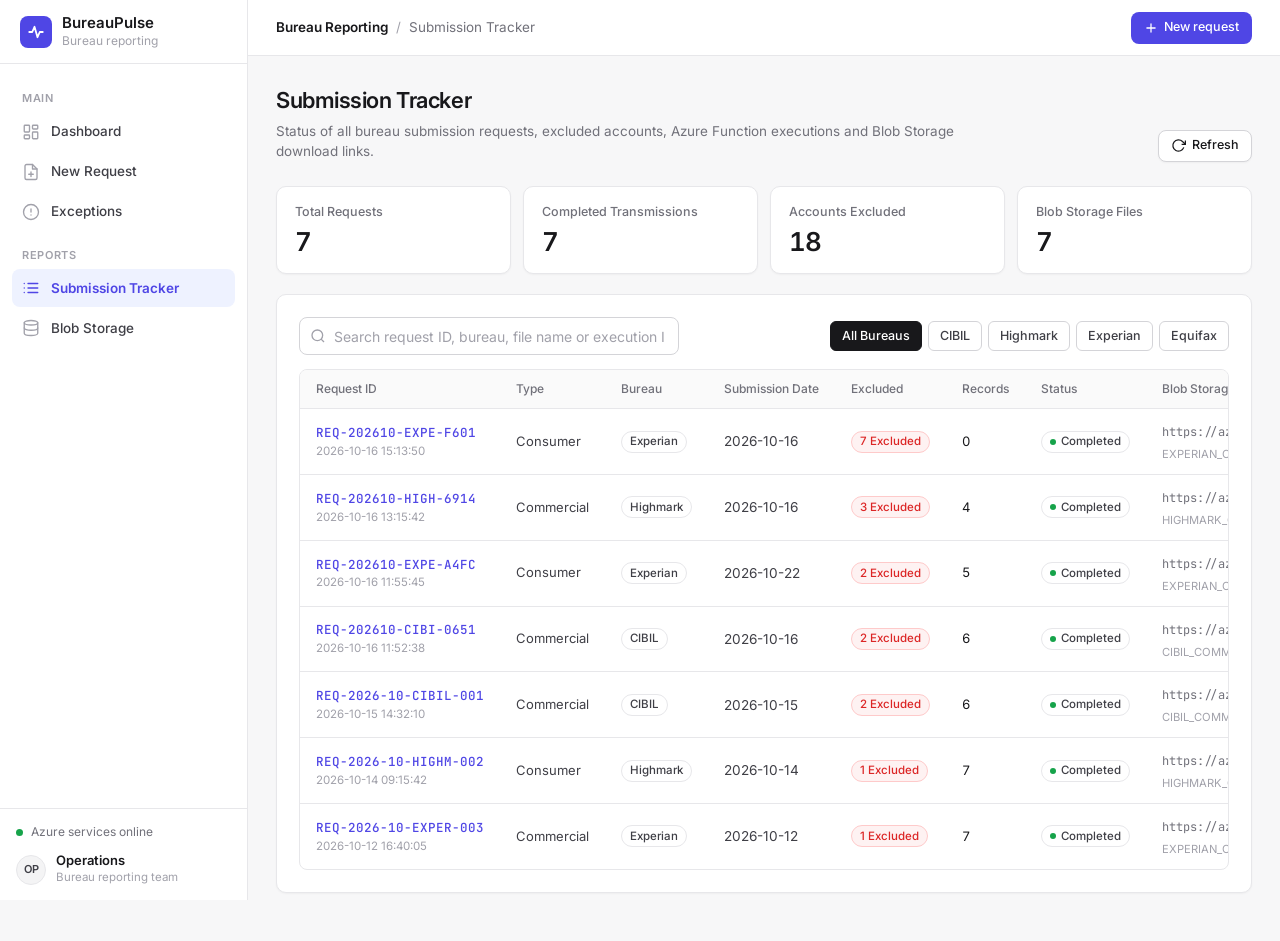
<file: docs/tracker.html>
<!DOCTYPE html>
<html lang="en">
<head>
  <meta charset="UTF-8">
  <meta name="viewport" content="width=device-width, initial-scale=1.0">
  <title>Submission Tracker - BureauPulse</title>

  <link rel="preconnect" href="https://fonts.googleapis.com">
  <link rel="preconnect" href="https://fonts.gstatic.com" crossorigin>
  <link href="https://fonts.googleapis.com/css2?family=Inter:wght@400;500;600;700&family=JetBrains+Mono:wght@400;500&display=swap" rel="stylesheet">

  <link rel="stylesheet" href="static/css/style.css">
  
</head>
<body>

<!-- Sidebar -->
<aside class="sidebar" id="sidebar">
  <a href="index.html" class="side-brand">
    <span class="side-logo">
      <svg width="18" height="18" viewBox="0 0 24 24" fill="none" stroke="currentColor" stroke-width="2.4" stroke-linecap="round" stroke-linejoin="round"><polyline points="3 12 7 12 10 5 14 19 17 12 21 12"></polyline></svg>
    </span>
    <span class="side-brand-text">
      <strong>BureauPulse</strong>
      <small>Bureau reporting</small>
    </span>
  </a>

  <nav class="side-nav">
    <div class="side-section">Main</div>
      <a href="index.html" class="side-link ">
        <svg width="18" height="18" viewBox="0 0 24 24" fill="none" stroke="currentColor" stroke-width="1.8" stroke-linecap="round" stroke-linejoin="round"><rect x="3" y="3" width="7" height="9" rx="1"></rect><rect x="14" y="3" width="7" height="5" rx="1"></rect><rect x="14" y="12" width="7" height="9" rx="1"></rect><rect x="3" y="16" width="7" height="5" rx="1"></rect></svg>
        <span>Dashboard</span>
      </a>
      <a href="request.html" class="side-link ">
        <svg width="18" height="18" viewBox="0 0 24 24" fill="none" stroke="currentColor" stroke-width="1.8" stroke-linecap="round" stroke-linejoin="round"><path d="M14 2H6a2 2 0 0 0-2 2v16a2 2 0 0 0 2 2h12a2 2 0 0 0 2-2V8z"></path><polyline points="14 2 14 8 20 8"></polyline><line x1="12" y1="18" x2="12" y2="12"></line><line x1="9" y1="15" x2="15" y2="15"></line></svg>
        <span>New Request</span>
      </a>
      <a href="exceptions.html" class="side-link ">
        <svg width="18" height="18" viewBox="0 0 24 24" fill="none" stroke="currentColor" stroke-width="1.8" stroke-linecap="round" stroke-linejoin="round"><circle cx="12" cy="12" r="10"></circle><line x1="12" y1="8" x2="12" y2="12"></line><line x1="12" y1="16" x2="12.01" y2="16"></line></svg>
        <span>Exceptions</span>
      </a>

    <div class="side-section">Reports</div>
      <a href="tracker.html" class="side-link active">
        <svg width="18" height="18" viewBox="0 0 24 24" fill="none" stroke="currentColor" stroke-width="1.8" stroke-linecap="round" stroke-linejoin="round"><line x1="8" y1="6" x2="21" y2="6"></line><line x1="8" y1="12" x2="21" y2="12"></line><line x1="8" y1="18" x2="21" y2="18"></line><line x1="3" y1="6" x2="3.01" y2="6"></line><line x1="3" y1="12" x2="3.01" y2="12"></line><line x1="3" y1="18" x2="3.01" y2="18"></line></svg>
        <span>Submission Tracker</span>
      </a>
      <a href="blob-storage.html" class="side-link ">
        <svg width="18" height="18" viewBox="0 0 24 24" fill="none" stroke="currentColor" stroke-width="1.8" stroke-linecap="round" stroke-linejoin="round"><ellipse cx="12" cy="5" rx="9" ry="3"></ellipse><path d="M21 12c0 1.66-4 3-9 3s-9-1.34-9-3"></path><path d="M3 5v14c0 1.66 4 3 9 3s9-1.34 9-3V5"></path></svg>
        <span>Blob Storage</span>
      </a>
  </nav>

  <div class="side-footer">
    <div class="side-status"><span class="dot dot-green"></span>Azure services online</div>
    <div class="side-user">
      <div class="avatar">OP</div>
      <div class="side-user-text">
        <strong>Operations</strong>
        <small>Bureau reporting team</small>
      </div>
    </div>
  </div>
</aside>

<div class="main">
  <header class="topbar">
    <button type="button" class="side-toggle" aria-label="Open menu" onclick="document.getElementById('sidebar').classList.toggle('open')">
      <svg width="20" height="20" viewBox="0 0 24 24" fill="none" stroke="currentColor" stroke-width="2" stroke-linecap="round"><line x1="3" y1="6" x2="21" y2="6"></line><line x1="3" y1="12" x2="21" y2="12"></line><line x1="3" y1="18" x2="21" y2="18"></line></svg>
    </button>
    <div class="topbar-title">
      <span class="product">Bureau Reporting</span>
      <span class="sep">/</span>
      <span class="current">Submission Tracker</span>
    </div>
    <div class="topbar-right">
      <a href="request.html" class="btn btn-primary btn-sm">
        <svg width="14" height="14" viewBox="0 0 24 24" fill="none" stroke="currentColor" stroke-width="2.2" stroke-linecap="round"><line x1="12" y1="5" x2="12" y2="19"></line><line x1="5" y1="12" x2="19" y2="12"></line></svg>
        New request
      </a>
    </div>
  </header>

  <main class="container">
    
<div class="page-header">
  <div>
    <h2 class="page-title">Submission Tracker</h2>
    <p class="page-subtitle">
      Status of all bureau submission requests, excluded accounts, Azure Function executions and Blob Storage download links.
    </p>
  </div>
  <div class="page-actions">
    <button class="btn btn-secondary btn-sm" onclick="submissionTracker.reload()">
      <svg width="15" height="15" viewBox="0 0 24 24" fill="none" stroke="currentColor" stroke-width="2"><polyline points="23 4 23 10 17 10"></polyline><path d="M20.49 15a9 9 0 1 1-2.12-9.36L23 10"></path></svg>
      Refresh
    </button>
  </div>
</div>

<div class="kpi-grid">
  <div class="kpi-card blue">
    <span class="stat-lbl">Total Requests</span>
    <div class="stat-val" id="trackTotalRequests">0</div>
  </div>
  <div class="kpi-card emerald">
    <span class="stat-lbl">Completed Transmissions</span>
    <div class="stat-val" id="trackCompletedRequests">0</div>
  </div>
  <div class="kpi-card rose">
    <span class="stat-lbl">Accounts Excluded</span>
    <div class="stat-val" id="trackTotalExcluded">0</div>
  </div>
  <div class="kpi-card purple">
    <span class="stat-lbl">Blob Storage Files</span>
    <div class="stat-val" id="trackBlobFiles">0</div>
  </div>
</div>

<div class="glass-card">
  <div class="filter-bar">
    <div class="search-wrapper">
      <svg class="search-icon" width="16" height="16" viewBox="0 0 24 24" fill="none" stroke="currentColor" stroke-width="2"><circle cx="11" cy="11" r="8"></circle><line x1="21" y1="21" x2="16.65" y2="16.65"></line></svg>
      <input type="text" id="trackerSearchInput" class="form-control" placeholder="Search request ID, bureau, file name or execution ID" oninput="submissionTracker.filter()">
    </div>
    <div class="pill-group">
      <button class="action-pill active" onclick="submissionTracker.filterBureau('ALL', this)">All Bureaus</button>
      <button class="action-pill" onclick="submissionTracker.filterBureau('CIBIL', this)">CIBIL</button>
      <button class="action-pill" onclick="submissionTracker.filterBureau('Highmark', this)">Highmark</button>
      <button class="action-pill" onclick="submissionTracker.filterBureau('Experian', this)">Experian</button>
      <button class="action-pill" onclick="submissionTracker.filterBureau('Equifax', this)">Equifax</button>
    </div>
  </div>

  <div class="table-responsive">
    <table class="modern-table">
      <thead>
        <tr>
          <th>Request ID</th>
          <th>Type</th>
          <th>Bureau</th>
          <th>Submission Date</th>
          <th>Excluded</th>
          <th>Records</th>
          <th>Status</th>
          <th>Blob Storage URL</th>
          <th style="text-align: right;">Downloads</th>
        </tr>
      </thead>
      <tbody id="trackerTableBody"></tbody>
    </table>
  </div>
</div>

<!-- Request Detail Modal -->
<div class="modal-backdrop" id="requestDetailModal">
  <div class="modal-content" style="max-width: 720px;">
    <div class="modal-header">
      <h3>Request Audit Detail</h3>
      <button type="button" class="icon-btn" aria-label="Close" onclick="submissionTracker.closeDetailModal()">
        <svg width="16" height="16" viewBox="0 0 24 24" fill="none" stroke="currentColor" stroke-width="2" stroke-linecap="round"><line x1="18" y1="6" x2="6" y2="18"></line><line x1="6" y1="6" x2="18" y2="18"></line></svg>
      </button>
    </div>
    <div class="modal-body" id="requestDetailBody"></div>
    <div class="modal-footer">
      <button type="button" class="btn btn-secondary" onclick="submissionTracker.closeDetailModal()">Close</button>
      <button type="button" class="btn btn-secondary" id="btnDetailAuditDownload">Download Audit Log</button>
      <button type="button" class="btn btn-primary" id="btnDetailFileDownload">Download Transmission File</button>
    </div>
  </div>
</div>

  </main>
</div>

<div id="toastNotification" style="position: fixed; bottom: 24px; right: 24px; z-index: 9999; display: none;"></div>

<script src="static/js/seed-data.js"></script>
<script src="static/js/static-api.js"></script>
<script src="static/js/main.js"></script>

<script>
  document.addEventListener('DOMContentLoaded', () => {
    submissionTracker.init();
  });
</script>

</body>
</html>
</file>
<file: docs/static/css/style.css>
/* ==========================================================================
   BureauPulse - Minimal white theme, single accent
   ========================================================================== */

:root {
  --bg: #f7f7f8;
  --surface: #ffffff;
  --surface-2: #fafafa;
  --hover: #f4f4f5;

  --border: #e7e7ea;
  --border-strong: #d4d4d8;

  --text: #18181b;
  --text-2: #3f3f46;
  --text-3: #71717a;
  --text-4: #a1a1aa;

  --accent: #4f46e5;
  --accent-hover: #4338ca;
  --accent-soft: #eef2ff;
  --accent-ring: rgba(79, 70, 229, 0.18);

  --green: #16a34a;
  --red: #dc2626;
  --red-soft: #fef2f2;

  /* Aliases used by inline styles in templates / JS */
  --primary: var(--accent);
  --primary-soft: var(--accent-soft);
  --primary-border: #c7d2fe;
  --text-main: var(--text);
  --text-secondary: var(--text-2);
  --text-muted: var(--text-3);
  --text-dim: var(--text-4);
  --bg-subtle: var(--surface-2);
  --bg-muted: var(--hover);
  --border-subtle: var(--border);
  --success: var(--green);
  --danger: var(--red);
  --danger-soft: var(--red-soft);
  --danger-border: #fecaca;
  --info: var(--text-2);
  --info-soft: var(--hover);
  --info-border: var(--border);
  --purple: var(--text);
  --purple-soft: var(--hover);
  --radius-sm: 6px;
  --radius-md: 8px;

  --font-sans: 'Inter', -apple-system, BlinkMacSystemFont, "Segoe UI", Roboto, sans-serif;
  --font-mono: 'JetBrains Mono', ui-monospace, Consolas, monospace;

  --shadow: 0 1px 2px rgba(0, 0, 0, 0.04);
  --shadow-lg: 0 16px 40px rgba(0, 0, 0, 0.12);

  --rail-w: 248px;
}

* { margin: 0; padding: 0; box-sizing: border-box; }

body {
  font-family: var(--font-sans);
  background: var(--bg);
  color: var(--text);
  font-size: 14px;
  line-height: 1.5;
  -webkit-font-smoothing: antialiased;
}

code { font-family: var(--font-mono); font-size: 0.85em; }
a { color: inherit; }

/* ==========================================================================
   Shell
   ========================================================================== */

.sidebar {
  position: fixed;
  inset: 0 auto 0 0;
  width: var(--rail-w);
  background: var(--surface);
  border-right: 1px solid var(--border);
  display: flex;
  flex-direction: column;
  z-index: 200;
}

.side-brand {
  display: flex;
  align-items: center;
  gap: 10px;
  height: 64px;
  padding: 0 20px;
  text-decoration: none;
  border-bottom: 1px solid var(--border);
}

.side-logo {
  width: 32px;
  height: 32px;
  border-radius: 8px;
  background: var(--accent);
  color: #fff;
  display: flex;
  align-items: center;
  justify-content: center;
  flex-shrink: 0;
}

.side-brand-text strong { display: block; font-size: 15px; font-weight: 600; color: var(--text); line-height: 1.2; }
.side-brand-text small { display: block; font-size: 12px; color: var(--text-4); }

.side-nav { flex: 1; overflow-y: auto; padding: 12px 12px; }

.side-section {
  padding: 14px 10px 6px;
  font-size: 11px;
  font-weight: 600;
  letter-spacing: 0.06em;
  text-transform: uppercase;
  color: var(--text-4);
}

.side-link {
  display: flex;
  align-items: center;
  gap: 11px;
  height: 38px;
  padding: 0 10px;
  margin-bottom: 2px;
  border-radius: var(--radius-md);
  color: var(--text-2);
  font-size: 13.5px;
  font-weight: 500;
  text-decoration: none;
  transition: background 0.12s, color 0.12s;
}

.side-link svg { color: var(--text-4); flex-shrink: 0; }
.side-link:hover { background: var(--hover); color: var(--text); }
.side-link:hover svg { color: var(--text-2); }
.side-link.active { background: var(--accent-soft); color: var(--accent); font-weight: 600; }
.side-link.active svg { color: var(--accent); }

.side-footer { border-top: 1px solid var(--border); padding: 14px 16px; }

.side-status {
  display: flex;
  align-items: center;
  gap: 8px;
  font-size: 12px;
  color: var(--text-3);
  margin-bottom: 12px;
}

.side-user { display: flex; align-items: center; gap: 10px; }
.side-user-text strong { display: block; font-size: 13px; font-weight: 600; color: var(--text); line-height: 1.2; }
.side-user-text small { display: block; font-size: 11.5px; color: var(--text-4); }

.side-toggle {
  display: none;
  background: none;
  border: 1px solid var(--border);
  border-radius: var(--radius-md);
  padding: 5px;
  color: var(--text-2);
  cursor: pointer;
  margin-right: 12px;
}

.main {
  margin-left: var(--rail-w);
  min-height: 100vh;
}

.topbar {
  position: sticky;
  top: 0;
  z-index: 100;
  height: 56px;
  background: rgba(255, 255, 255, 0.92);
  backdrop-filter: saturate(180%) blur(8px);
  border-bottom: 1px solid var(--border);
  display: flex;
  align-items: center;
  justify-content: space-between;
  padding: 0 28px;
}

.topbar { justify-content: flex-start; }
.topbar-right { margin-left: auto; }
.topbar-title { display: flex; align-items: center; gap: 8px; font-size: 13.5px; }
.topbar-title .product { font-weight: 600; color: var(--text); }
.topbar-title .sep { color: var(--text-4); }
.topbar-title .current { color: var(--text-3); }

.topbar-right { display: flex; align-items: center; gap: 14px; }

.sys-status {
  display: flex;
  align-items: center;
  gap: 7px;
  font-size: 12.5px;
  color: var(--text-3);
}

.avatar {
  width: 30px;
  height: 30px;
  border-radius: 50%;
  background: var(--hover);
  border: 1px solid var(--border);
  color: var(--text-2);
  font-size: 11px;
  font-weight: 600;
  display: flex;
  align-items: center;
  justify-content: center;
}

.dot { width: 7px; height: 7px; border-radius: 50%; display: inline-block; flex-shrink: 0; }
.dot-green { background: var(--green); }
.dot-red { background: var(--red); }
.status-dot { width: 6px; height: 6px; border-radius: 50%; background: var(--green); display: inline-block; }

.container {
  max-width: 1360px;
  padding: 28px 28px 48px;
}

/* ==========================================================================
   Page header
   ========================================================================== */

.page-header {
  display: flex;
  justify-content: space-between;
  align-items: flex-end;
  gap: 16px;
  flex-wrap: wrap;
  margin-bottom: 24px;
}

.page-title {
  font-size: 22px;
  font-weight: 600;
  letter-spacing: -0.02em;
  color: var(--text);
}

.page-subtitle {
  margin-top: 4px;
  color: var(--text-3);
  font-size: 13.5px;
  max-width: 720px;
}

.page-actions { display: flex; gap: 8px; flex-wrap: wrap; }

/* ==========================================================================
   KPIs & panels
   ========================================================================== */

.kpi-grid {
  display: grid;
  grid-template-columns: repeat(auto-fit, minmax(210px, 1fr));
  gap: 12px;
  margin-bottom: 20px;
}

.kpi-card {
  background: var(--surface);
  border: 1px solid var(--border);
  border-radius: 10px;
  padding: 16px 18px;
  box-shadow: var(--shadow);
}

.stat-lbl {
  display: block;
  font-size: 12.5px;
  color: var(--text-3);
  font-weight: 500;
}

.stat-val {
  font-size: 26px;
  font-weight: 600;
  letter-spacing: -0.02em;
  color: var(--text);
  margin-top: 6px;
  line-height: 1.15;
  font-variant-numeric: tabular-nums;
}

.stat-val.blue, .stat-val.rose, .stat-val.emerald { color: var(--text); }

.stat-of { font-size: 15px; color: var(--text-4); font-weight: 500; }

.stat-foot { display: block; margin-top: 4px; font-size: 12px; color: var(--text-4); }

.kpi-grid.compact { margin-bottom: 16px; }
.kpi-grid.compact .kpi-card { box-shadow: none; background: var(--surface-2); padding: 12px 14px; }
.kpi-grid.compact .stat-val { font-size: 20px; margin-top: 2px; }

.dash-grid {
  display: grid;
  grid-template-columns: minmax(0, 2fr) minmax(280px, 1fr);
  gap: 20px;
}

.panel,
.glass-card {
  background: var(--surface);
  border: 1px solid var(--border);
  border-radius: 10px;
  box-shadow: var(--shadow);
}

.glass-card { padding: 22px; }

.panel-head {
  display: flex;
  align-items: center;
  justify-content: space-between;
  padding: 14px 18px;
  border-bottom: 1px solid var(--border);
}

.panel-title { font-size: 14px; font-weight: 600; color: var(--text); }

.link {
  font-size: 13px;
  color: var(--accent);
  text-decoration: none;
  font-weight: 500;
}

.link:hover { text-decoration: underline; }

.table-plain { overflow-x: auto; }
.table-plain .modern-table th { background: transparent; }

.bureau-list { list-style: none; padding: 6px 18px 14px; }
.bureau-list li { padding: 12px 0; border-bottom: 1px solid var(--border); }
.bureau-list li:last-child { border-bottom: none; }

.bureau-row { display: flex; justify-content: space-between; align-items: baseline; gap: 8px; }
.bureau-name { font-weight: 600; font-size: 13.5px; }
.bureau-meta { font-size: 12px; color: var(--text-4); }
.bureau-records { font-size: 12px; color: var(--text-3); margin-top: 4px; }

.bar { height: 6px; background: var(--hover); border-radius: 99px; margin-top: 8px; overflow: hidden; }
.bar span { display: block; height: 100%; background: var(--accent); border-radius: 99px; min-width: 2px; }

/* Card header (inside glass-card) */
.card-header {
  display: flex;
  justify-content: space-between;
  align-items: flex-start;
  gap: 16px;
  flex-wrap: wrap;
  padding-bottom: 16px;
  margin-bottom: 20px;
  border-bottom: 1px solid var(--border);
}

.card-title { font-size: 15px; font-weight: 600; color: var(--text); }
.card-subtitle { font-size: 13px; color: var(--text-3); margin-top: 3px; max-width: 680px; }
.card-tags { display: flex; gap: 6px; }

/* ==========================================================================
   Wizard - horizontal steps
   ========================================================================== */

.wizard-layout { display: flex; flex-direction: column; gap: 16px; }

.wizard-stepper {
  display: flex;
  background: var(--surface);
  border: 1px solid var(--border);
  border-radius: 10px;
  padding: 6px;
  gap: 6px;
  box-shadow: var(--shadow);
}

.wizard-stepper-title, .wizard-step-line { display: none; }

.step-node {
  flex: 1;
  display: flex;
  align-items: center;
  gap: 10px;
  padding: 10px 12px;
  border-radius: var(--radius-md);
  cursor: pointer;
  transition: background 0.12s;
}

.step-node:hover { background: var(--hover); }
.step-node.active { background: var(--accent-soft); }

.step-circle {
  width: 24px;
  height: 24px;
  border-radius: 50%;
  border: 1.5px solid var(--border-strong);
  display: flex;
  align-items: center;
  justify-content: center;
  font-size: 12px;
  font-weight: 600;
  color: var(--text-3);
  background: var(--surface);
  flex-shrink: 0;
}

.step-node.active .step-circle { background: var(--accent); border-color: var(--accent); color: #fff; }
.step-node.completed .step-circle { background: var(--text); border-color: var(--text); color: #fff; }

.step-label { font-size: 13px; font-weight: 500; color: var(--text-2); line-height: 1.3; }
.step-node.active .step-label { color: var(--accent); font-weight: 600; }
.step-hint { display: block; font-size: 11.5px; color: var(--text-4); font-weight: 400; }

.review-grid {
  display: grid;
  grid-template-columns: repeat(auto-fit, minmax(170px, 1fr));
  border: 1px solid var(--border);
  border-radius: var(--radius-md);
  margin-bottom: 20px;
  overflow: hidden;
}

.review-item { padding: 14px 16px; border-right: 1px solid var(--border); }
.review-item:last-child { border-right: none; }
.review-item h4 { font-size: 15px; font-weight: 600; margin-top: 4px; color: var(--text); }

.section-box {
  border: 1px solid var(--border);
  border-radius: var(--radius-md);
  padding: 14px 16px;
  margin-bottom: 20px;
}

.section-box-title {
  display: flex;
  justify-content: space-between;
  align-items: center;
  gap: 12px;
  font-size: 13px;
  font-weight: 600;
  margin-bottom: 10px;
}

.notice {
  display: flex;
  gap: 10px;
  align-items: flex-start;
  padding: 12px 14px;
  border-radius: var(--radius-md);
  background: var(--surface-2);
  border: 1px solid var(--border);
  color: var(--text-2);
  font-size: 13px;
  margin-bottom: 20px;
}

.notice svg { color: var(--text-3); flex-shrink: 0; margin-top: 1px; }

/* ==========================================================================
   Forms
   ========================================================================== */

.form-group { margin-bottom: 22px; }

.form-row {
  display: grid;
  grid-template-columns: repeat(auto-fit, minmax(260px, 1fr));
  gap: 16px;
}

.form-label {
  display: block;
  font-size: 13px;
  font-weight: 500;
  color: var(--text);
  margin-bottom: 8px;
}

.form-label .sub { color: var(--text-4); font-weight: 400; margin-left: 4px; }

.form-control {
  width: 100%;
  height: 38px;
  padding: 0 12px;
  border: 1px solid var(--border-strong);
  border-radius: var(--radius-md);
  background: var(--surface);
  color: var(--text);
  font: inherit;
  transition: border-color 0.12s, box-shadow 0.12s;
}

.form-control::placeholder { color: var(--text-4); }
.form-control:focus { outline: none; border-color: var(--accent); box-shadow: 0 0 0 3px var(--accent-ring); }

.type-grid {
  display: grid;
  grid-template-columns: repeat(auto-fit, minmax(260px, 1fr));
  gap: 10px;
}

.type-card {
  display: flex;
  gap: 12px;
  align-items: flex-start;
  padding: 14px 16px;
  border: 1px solid var(--border-strong);
  border-radius: var(--radius-md);
  background: var(--surface);
  cursor: pointer;
  transition: border-color 0.12s, box-shadow 0.12s;
}

.type-card:hover { border-color: var(--text-4); }
.type-card.selected { border-color: var(--accent); box-shadow: 0 0 0 1px var(--accent); }

.type-icon {
  width: 34px;
  height: 34px;
  border-radius: var(--radius-sm);
  background: var(--hover);
  color: var(--text-3);
  display: flex;
  align-items: center;
  justify-content: center;
  flex-shrink: 0;
}

.type-card.selected .type-icon { background: var(--accent-soft); color: var(--accent); }

.type-info h3 { font-size: 14px; font-weight: 600; margin-bottom: 2px; }
.type-info p { font-size: 12.5px; color: var(--text-3); line-height: 1.45; }

.bureau-grid {
  display: grid;
  grid-template-columns: repeat(auto-fit, minmax(160px, 1fr));
  gap: 10px;
}

.bureau-pill {
  position: relative;
  display: flex;
  flex-direction: column;
  gap: 2px;
  padding: 12px 14px;
  border: 1px solid var(--border-strong);
  border-radius: var(--radius-md);
  background: var(--surface);
  cursor: pointer;
  transition: border-color 0.12s, box-shadow 0.12s;
}

.bureau-pill:hover { border-color: var(--text-4); }
.bureau-pill.selected { border-color: var(--accent); box-shadow: 0 0 0 1px var(--accent); }

.bureau-pill.selected::after {
  content: "";
  position: absolute;
  top: 12px;
  right: 12px;
  width: 16px;
  height: 16px;
  border-radius: 50%;
  background: var(--accent) url("data:image/svg+xml,%3Csvg xmlns='http://www.w3.org/2000/svg' viewBox='0 0 24 24' fill='none' stroke='white' stroke-width='3.5' stroke-linecap='round' stroke-linejoin='round'%3E%3Cpolyline points='20 6 9 17 4 12'/%3E%3C/svg%3E") center / 10px no-repeat;
}

.bureau-logo { font-size: 14px; font-weight: 600; color: var(--text); }
.bureau-pill span.sub { font-size: 12px; color: var(--text-3); }

/* ==========================================================================
   Toolbars & tables
   ========================================================================== */

.filter-bar {
  display: flex;
  justify-content: space-between;
  align-items: center;
  gap: 12px;
  flex-wrap: wrap;
  margin-bottom: 14px;
}

.search-wrapper { position: relative; flex: 1; min-width: 240px; max-width: 380px; }
.search-wrapper input { padding-left: 34px; }
.search-icon { position: absolute; left: 11px; top: 50%; transform: translateY(-50%); color: var(--text-4); pointer-events: none; }

.pill-group { display: flex; gap: 6px; flex-wrap: wrap; align-items: center; }
.pill-divider { width: 1px; height: 20px; background: var(--border); margin: 0 4px; }

.action-pill {
  display: inline-flex;
  align-items: center;
  gap: 5px;
  height: 30px;
  padding: 0 11px;
  border: 1px solid var(--border-strong);
  border-radius: var(--radius-sm);
  background: var(--surface);
  color: var(--text-2);
  font: inherit;
  font-size: 12.5px;
  font-weight: 500;
  cursor: pointer;
  transition: background 0.12s, color 0.12s, border-color 0.12s;
}

.action-pill:hover { background: var(--hover); color: var(--text); }
.action-pill.active { background: var(--text); border-color: var(--text); color: #fff; }

.table-responsive {
  overflow-x: auto;
  border: 1px solid var(--border);
  border-radius: var(--radius-md);
}

.modern-table { width: 100%; border-collapse: collapse; font-size: 13px; text-align: left; }

.modern-table th {
  padding: 10px 16px;
  background: var(--surface-2);
  border-bottom: 1px solid var(--border);
  color: var(--text-3);
  font-size: 12px;
  font-weight: 500;
  white-space: nowrap;
}

.modern-table td {
  padding: 11px 16px;
  border-bottom: 1px solid var(--border);
  color: var(--text-2);
  vertical-align: middle;
}

.modern-table tbody tr:last-child td { border-bottom: none; }
.modern-table tbody tr:hover td { background: var(--surface-2); }
.modern-table tr.row-excluded td { background: var(--red-soft); }

.modern-table .num { text-align: right; font-variant-numeric: tabular-nums; }
.modern-table .mono { font-family: var(--font-mono); font-size: 12.5px; }
.modern-table .strong { color: var(--text); font-weight: 500; }
.modern-table .muted { color: var(--text-3); }
.modern-table .empty { text-align: center; color: var(--text-4); padding: 28px; }
.text-danger { color: var(--red) !important; font-weight: 600; }

.status { display: inline-flex; align-items: center; gap: 6px; font-size: 12.5px; color: var(--text-2); }

/* Checkbox */
.custom-checkbox { position: relative; display: inline-flex; cursor: pointer; }
.custom-checkbox input { position: absolute; opacity: 0; width: 0; height: 0; }

.checkmark {
  width: 16px;
  height: 16px;
  border: 1.5px solid var(--border-strong);
  border-radius: 4px;
  background: var(--surface);
  display: flex;
  align-items: center;
  justify-content: center;
  transition: all 0.12s;
}

.custom-checkbox:hover .checkmark { border-color: var(--text-4); }
.custom-checkbox input:checked ~ .checkmark { background: var(--accent); border-color: var(--accent); }
.custom-checkbox input:focus-visible ~ .checkmark { box-shadow: 0 0 0 3px var(--accent-ring); }

.checkmark::after {
  content: "";
  display: none;
  width: 4px;
  height: 8px;
  border: solid #fff;
  border-width: 0 2px 2px 0;
  transform: rotate(45deg);
  margin-top: -2px;
}

.custom-checkbox input:checked ~ .checkmark::after { display: block; }

/* Badges - neutral by default */
.badge {
  display: inline-flex;
  align-items: center;
  gap: 5px;
  height: 22px;
  padding: 0 8px;
  border-radius: 99px;
  border: 1px solid var(--border);
  background: var(--surface);
  color: var(--text-2);
  font-size: 11.5px;
  font-weight: 500;
  white-space: nowrap;
}

.badge-cibil, .badge-highmark, .badge-experian, .badge-equifax { background: var(--surface); color: var(--text-2); border-color: var(--border); }

.badge-included, .badge-completed { color: var(--text-2); }
.badge-included::before, .badge-completed::before { content: ""; width: 6px; height: 6px; border-radius: 50%; background: var(--green); }
.badge-completed .status-dot { display: none; }

.badge-excluded { color: var(--red); border-color: #fecaca; background: var(--red-soft); }

.reason-box {
  max-width: 300px;
  font-size: 12.5px;
  color: var(--text-3);
  line-height: 1.45;
}

/* ==========================================================================
   Buttons
   ========================================================================== */

.btn {
  display: inline-flex;
  align-items: center;
  justify-content: center;
  gap: 6px;
  height: 36px;
  padding: 0 14px;
  border: 1px solid transparent;
  border-radius: var(--radius-md);
  font: inherit;
  font-size: 13px;
  font-weight: 500;
  text-decoration: none;
  white-space: nowrap;
  cursor: pointer;
  transition: background 0.12s, border-color 0.12s, color 0.12s;
}

.btn:focus-visible { outline: none; box-shadow: 0 0 0 3px var(--accent-ring); }
.btn:disabled { opacity: 0.5; cursor: not-allowed; }

.btn-primary { background: var(--accent); color: #fff; }
.btn-primary:hover { background: var(--accent-hover); }

.btn-secondary, .btn-success {
  background: var(--surface);
  color: var(--text);
  border-color: var(--border-strong);
  box-shadow: var(--shadow);
}

.btn-secondary:hover, .btn-success:hover { background: var(--hover); }

.btn-sm { height: 32px; padding: 0 12px; font-size: 12.5px; }

.icon-btn {
  width: 30px;
  height: 30px;
  display: inline-flex;
  align-items: center;
  justify-content: center;
  border: none;
  border-radius: var(--radius-sm);
  background: transparent;
  color: var(--text-3);
  cursor: pointer;
}

.icon-btn:hover { background: var(--hover); color: var(--text); }

.wizard-footer {
  display: flex;
  justify-content: space-between;
  align-items: center;
  gap: 12px;
  margin-top: 24px;
  padding-top: 18px;
  border-top: 1px solid var(--border);
}

/* ==========================================================================
   Modal
   ========================================================================== */

.modal-backdrop {
  position: fixed;
  inset: 0;
  background: rgba(24, 24, 27, 0.4);
  z-index: 1000;
  display: flex;
  align-items: center;
  justify-content: center;
  padding: 24px;
  opacity: 0;
  pointer-events: none;
  transition: opacity 0.18s;
}

.modal-backdrop.show { opacity: 1; pointer-events: auto; }

.modal-content {
  width: 100%;
  max-width: 640px;
  background: var(--surface);
  border-radius: 12px;
  box-shadow: var(--shadow-lg);
  overflow: hidden;
  transform: translateY(8px);
  transition: transform 0.18s;
}

.modal-backdrop.show .modal-content { transform: none; }

.modal-header {
  display: flex;
  align-items: center;
  justify-content: space-between;
  padding: 16px 20px;
  border-bottom: 1px solid var(--border);
}

.modal-header h3 { display: flex; align-items: center; gap: 10px; font-size: 15px; font-weight: 600; }

.modal-body { padding: 20px; }

.modal-footer {
  display: flex;
  justify-content: flex-end;
  gap: 8px;
  flex-wrap: wrap;
  padding: 14px 20px;
  border-top: 1px solid var(--border);
  background: var(--surface-2);
}

.stepper-logs {
  display: flex;
  flex-direction: column;
  gap: 10px;
  padding: 14px 16px;
  margin-bottom: 18px;
  border: 1px solid var(--border);
  border-radius: var(--radius-md);
  background: var(--surface-2);
  font-family: var(--font-mono);
  font-size: 12px;
  max-height: 280px;
  overflow-y: auto;
}

.log-entry { display: flex; align-items: center; gap: 10px; color: var(--text-4); transition: color 0.15s; }
.log-entry.active { color: var(--accent); }
.log-entry.done { color: var(--text-2); }
.log-entry.done .log-icon { color: var(--green); }

.log-icon { width: 16px; height: 16px; display: flex; align-items: center; justify-content: center; flex-shrink: 0; }
.log-dot { width: 7px; height: 7px; border-radius: 50%; border: 1.5px solid currentColor; }

.spinner {
  width: 14px;
  height: 14px;
  border: 2px solid #e0e7ff;
  border-top-color: var(--accent);
  border-radius: 50%;
  animation: spin 0.8s linear infinite;
}

@keyframes spin { to { transform: rotate(360deg); } }

.result-card {
  padding: 14px 16px;
  border: 1px solid var(--border);
  border-radius: var(--radius-md);
  background: var(--surface);
}

.blob-link-box {
  display: flex;
  align-items: center;
  justify-content: space-between;
  gap: 8px;
  margin-top: 10px;
  padding: 6px 6px 6px 12px;
  border: 1px solid var(--border);
  border-radius: var(--radius-sm);
  background: var(--surface-2);
}

.blob-url-text {
  font-family: var(--font-mono);
  font-size: 12px;
  color: var(--text-2);
  white-space: nowrap;
  overflow: hidden;
  text-overflow: ellipsis;
  max-width: 440px;
}

/* ==========================================================================
   Tracker / storage
   ========================================================================== */

.blob-cell { max-width: 300px; }

.blob-truncate {
  display: inline-block;
  max-width: 230px;
  overflow: hidden;
  text-overflow: ellipsis;
  white-space: nowrap;
  font-family: var(--font-mono);
  font-size: 12px;
  color: var(--text-3);
  vertical-align: middle;
}

.actions-cell { display: flex; align-items: center; gap: 6px; }

.file-name { display: flex; align-items: center; gap: 8px; font-weight: 500; color: var(--text); }
.file-name svg { color: var(--text-4); flex-shrink: 0; }

.container-meta { display: flex; align-items: center; gap: 12px; }

.container-icon {
  width: 34px;
  height: 34px;
  border-radius: var(--radius-sm);
  background: var(--hover);
  color: var(--text-3);
  display: flex;
  align-items: center;
  justify-content: center;
}

/* ==========================================================================
   Responsive
   ========================================================================== */

@media (max-width: 1024px) {
  .dash-grid { grid-template-columns: 1fr; }
}

@media (max-width: 900px) {
  :root { --rail-w: 248px; }
  .sidebar { transform: translateX(-100%); transition: transform 0.2s; box-shadow: var(--shadow-lg); }
  .sidebar.open { transform: none; }
  .main { margin-left: 0; }
  .side-toggle { display: inline-flex; }
}

@media (max-width: 760px) {

  .topbar { padding: 0 16px; }
  .sys-status { display: none; }
  .container { padding: 20px 16px 32px; }
  .wizard-stepper { flex-direction: column; }
  .review-item { border-right: none; border-bottom: 1px solid var(--border); }
}

.modern-table .nowrap { white-space: nowrap; }
.modern-table td .blob-truncate + .action-pill { height: 24px; }
.modern-table td div[style*="font-size: 0.7rem"] { white-space: nowrap; overflow: hidden; text-overflow: ellipsis; max-width: 280px; }
.blob-cell .blob-truncate { max-width: 170px; }
.blob-cell div[style*="font-size: 0.7rem"] { max-width: 220px !important; }
.actions-cell .btn-sm { height: 28px; padding: 0 10px; }

/* Layout hardening */
.main { min-width: 0; overflow-x: hidden; }
.dash-grid > *, .wizard-layout > * { min-width: 0; }
.kpi-grid { grid-template-columns: repeat(auto-fit, minmax(min(210px, 100%), 1fr)); }
.table-plain .modern-table td.mono,
.table-plain .modern-table td:nth-child(4) { white-space: nowrap; }

@media (max-width: 760px) {
  .kpi-grid { grid-template-columns: 1fr 1fr; }
  .page-header { align-items: flex-start; }
  .topbar .btn-primary { padding: 0 10px; }
}
.dash-grid { grid-template-columns: minmax(0, 1fr) 300px; }
.table-plain .modern-table th, .table-plain .modern-table td { padding-left: 14px; padding-right: 14px; }
@media (max-width: 1024px) { .dash-grid { grid-template-columns: 1fr; } }
</file>
